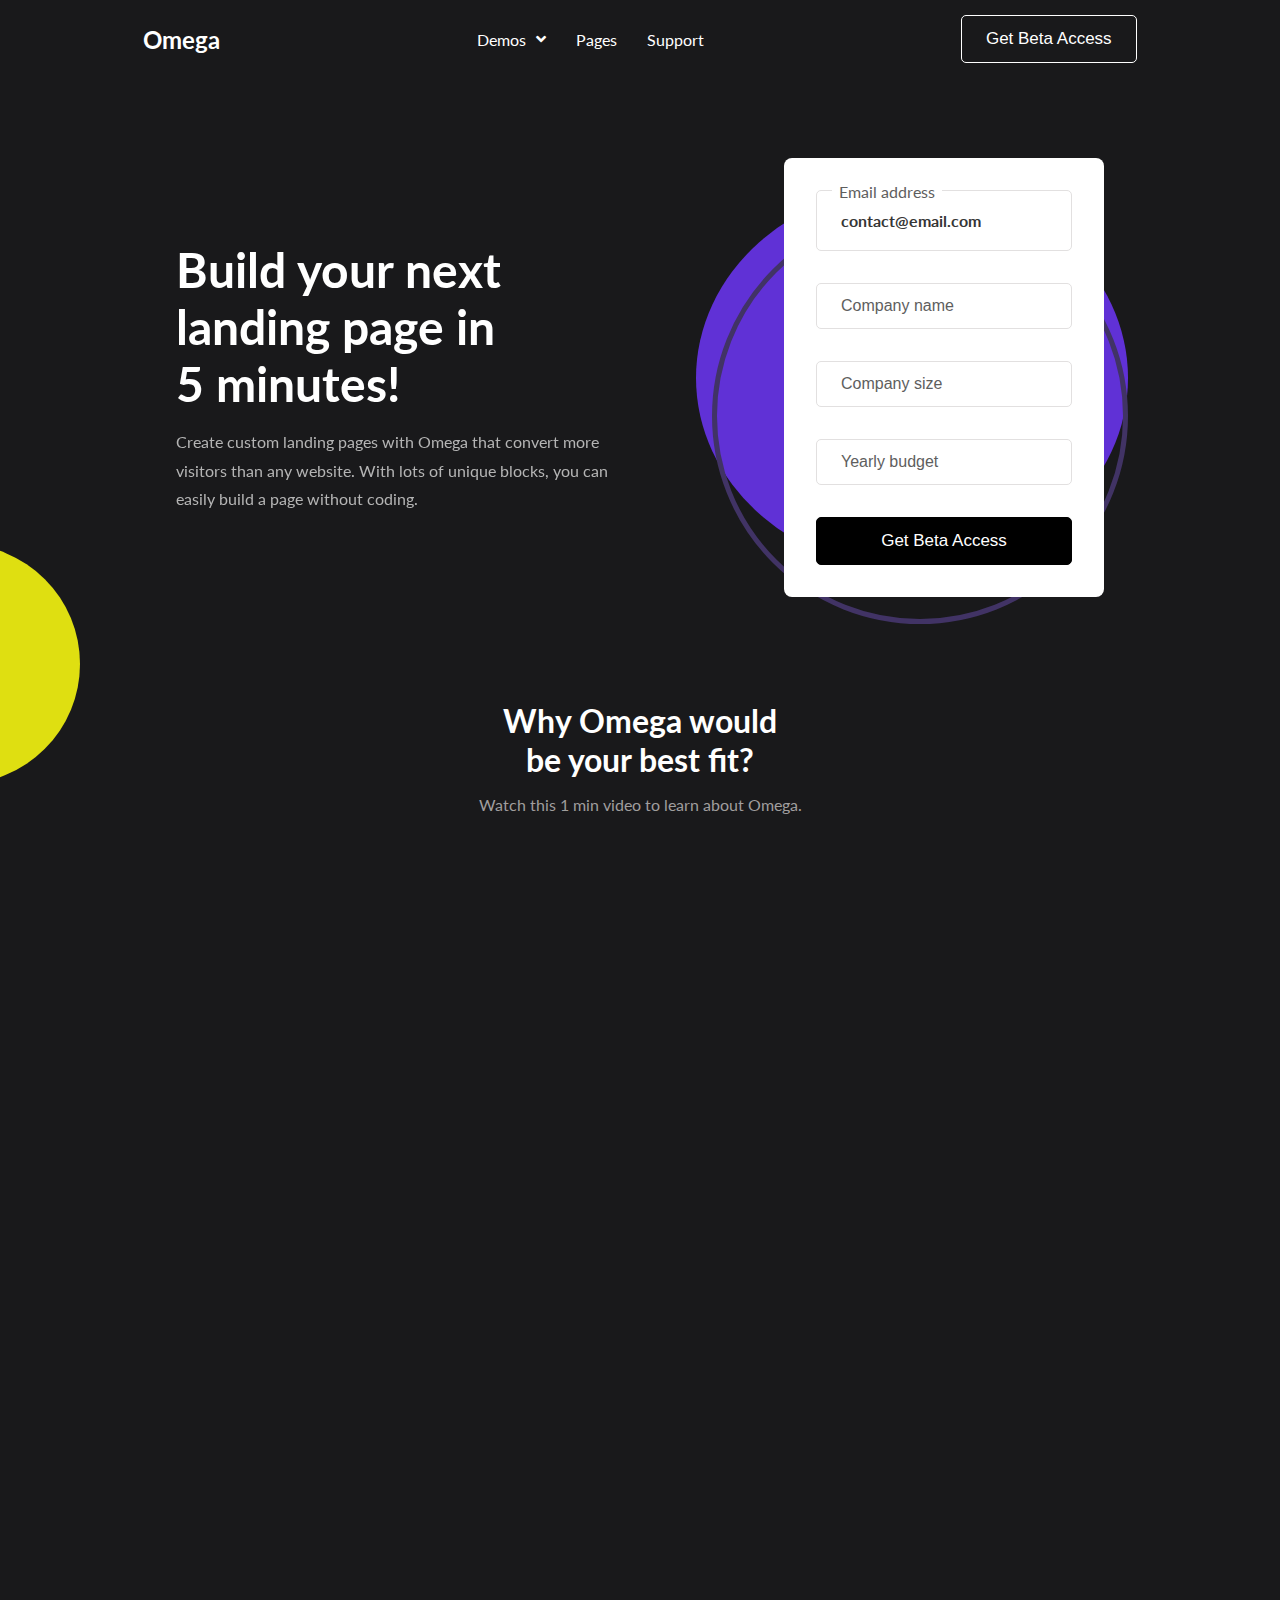
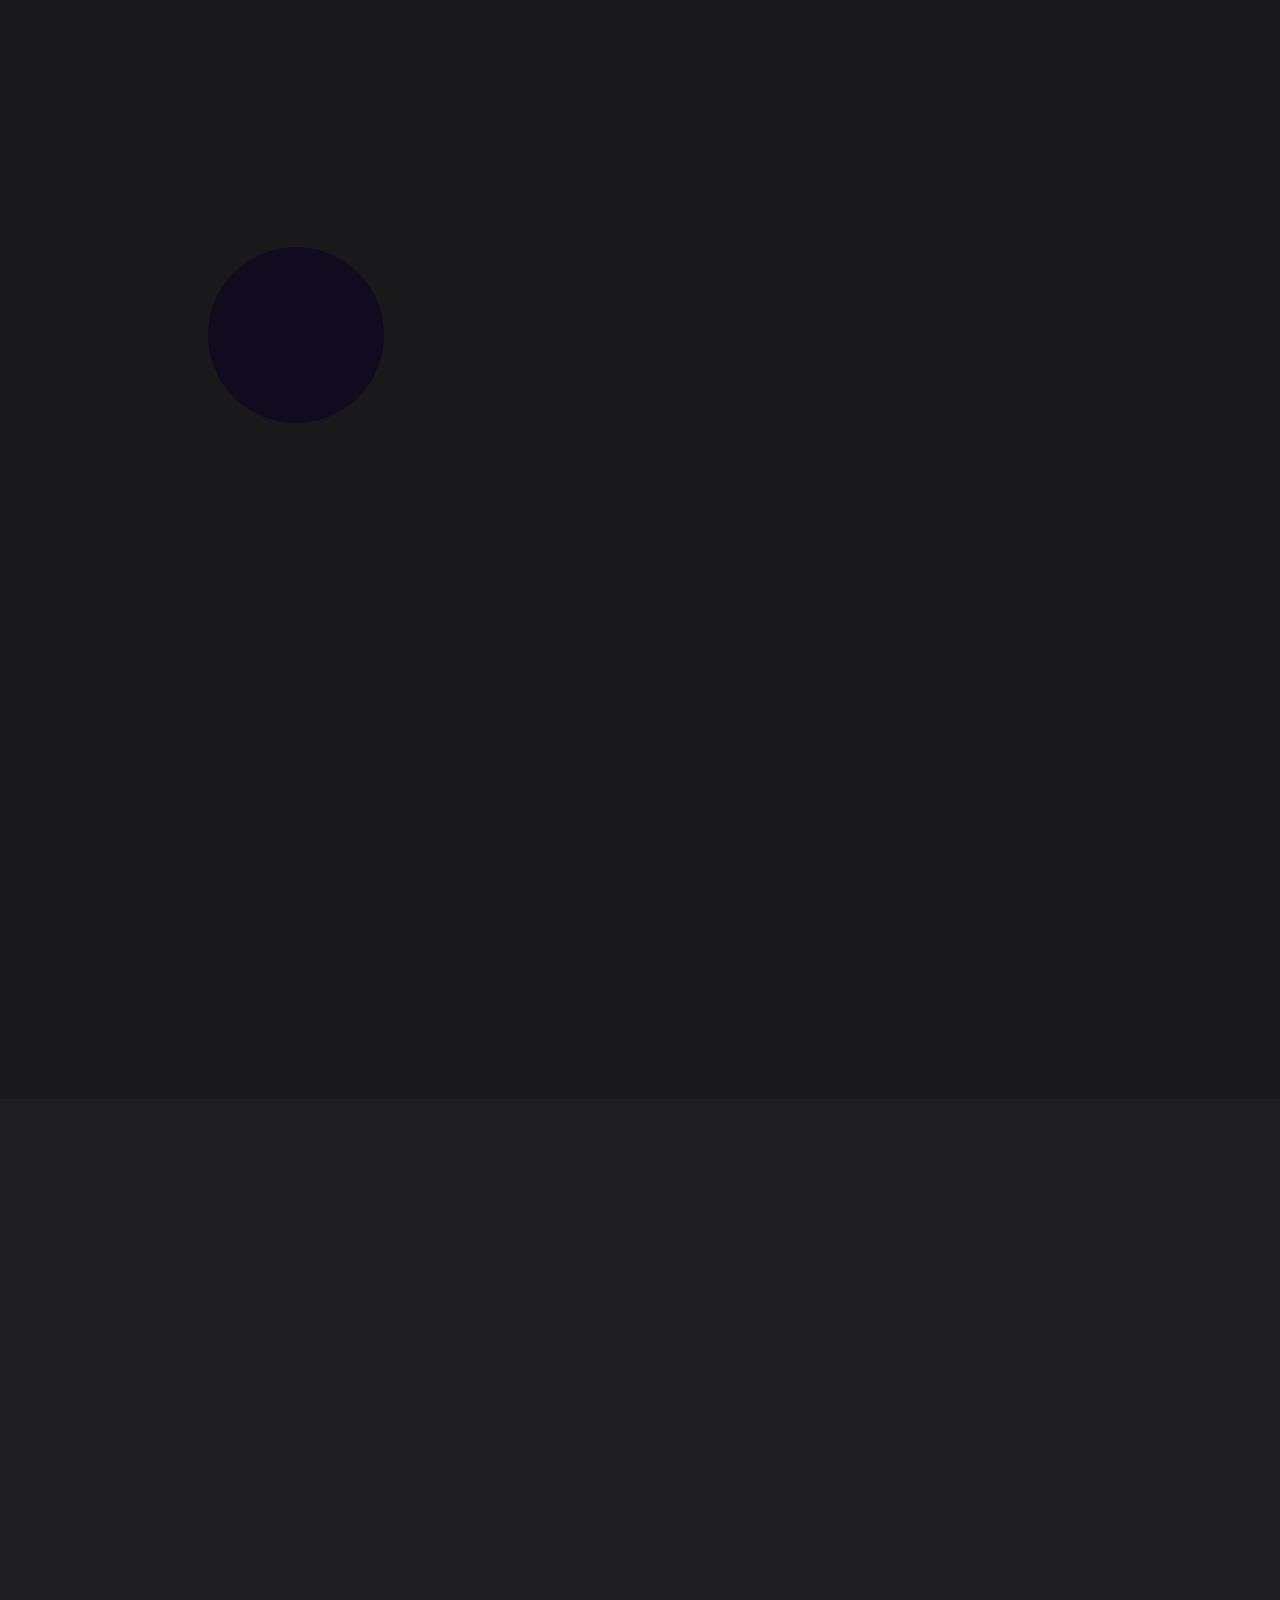
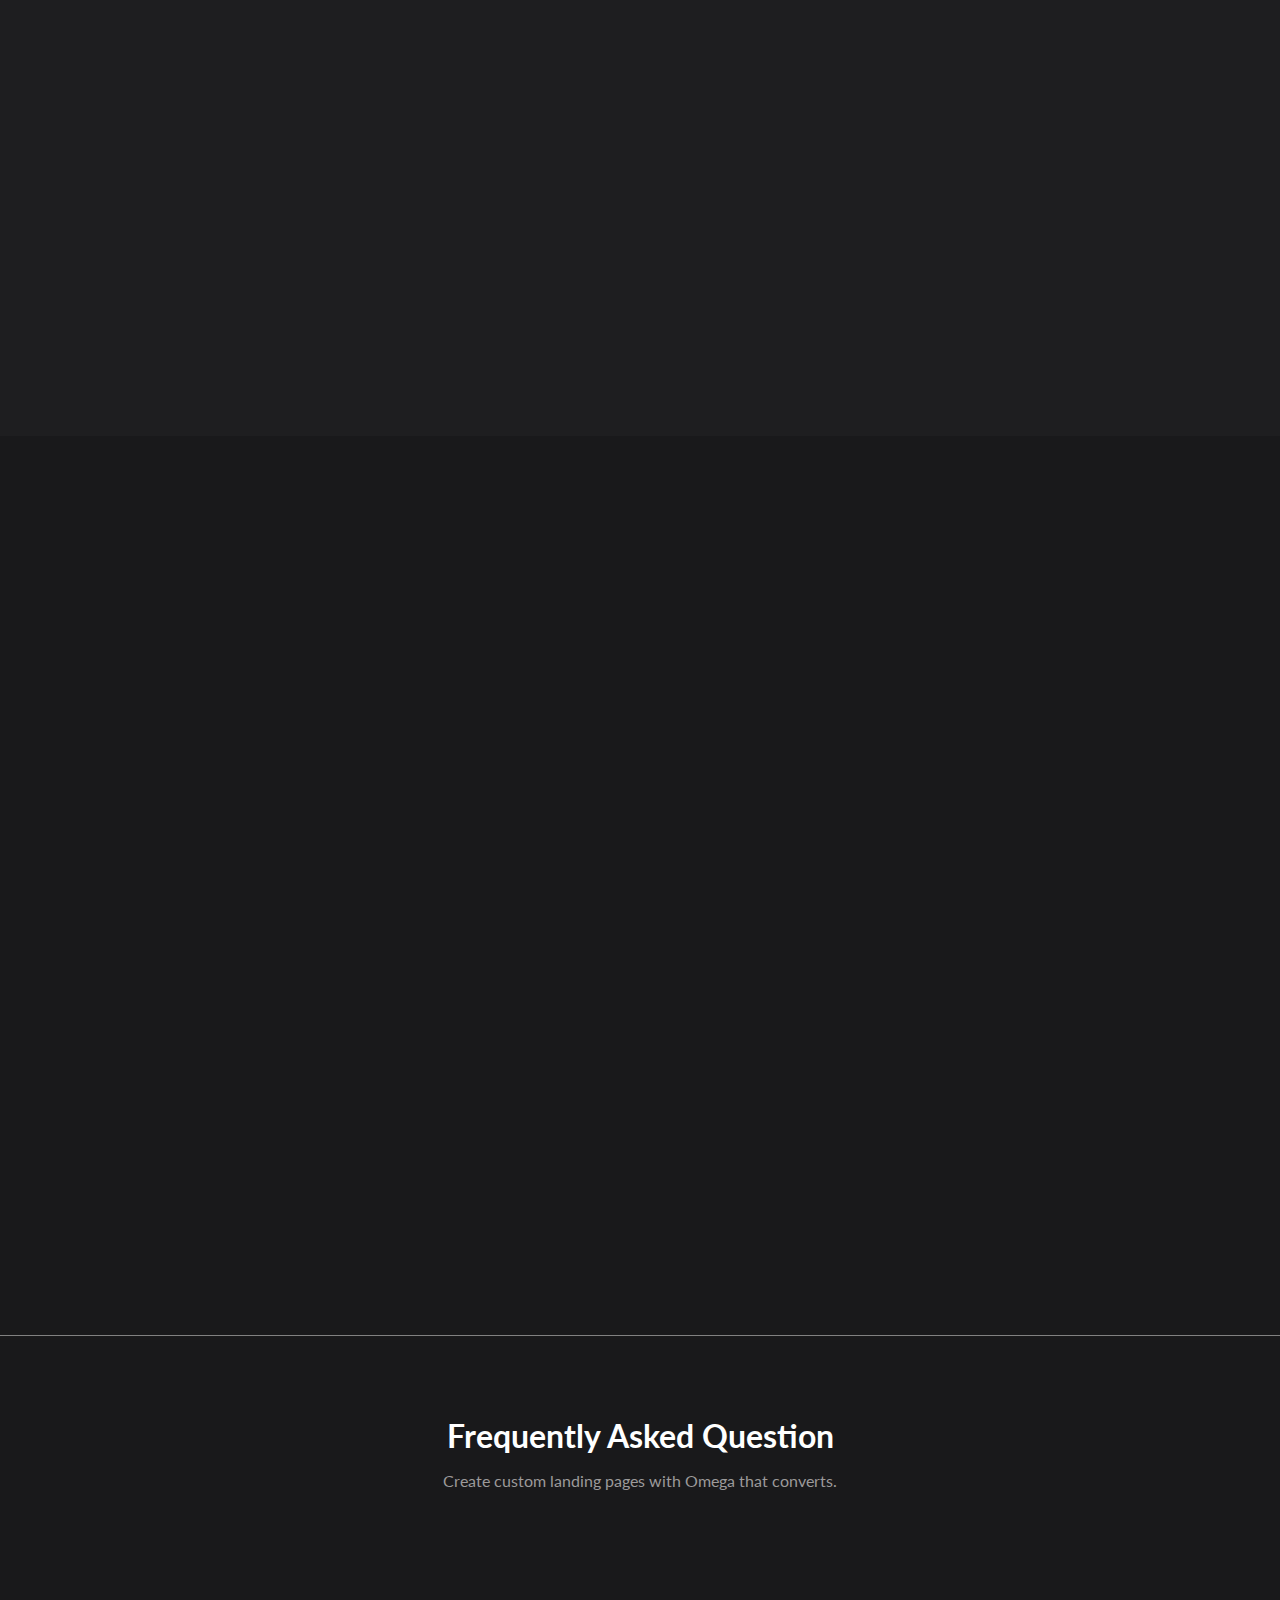
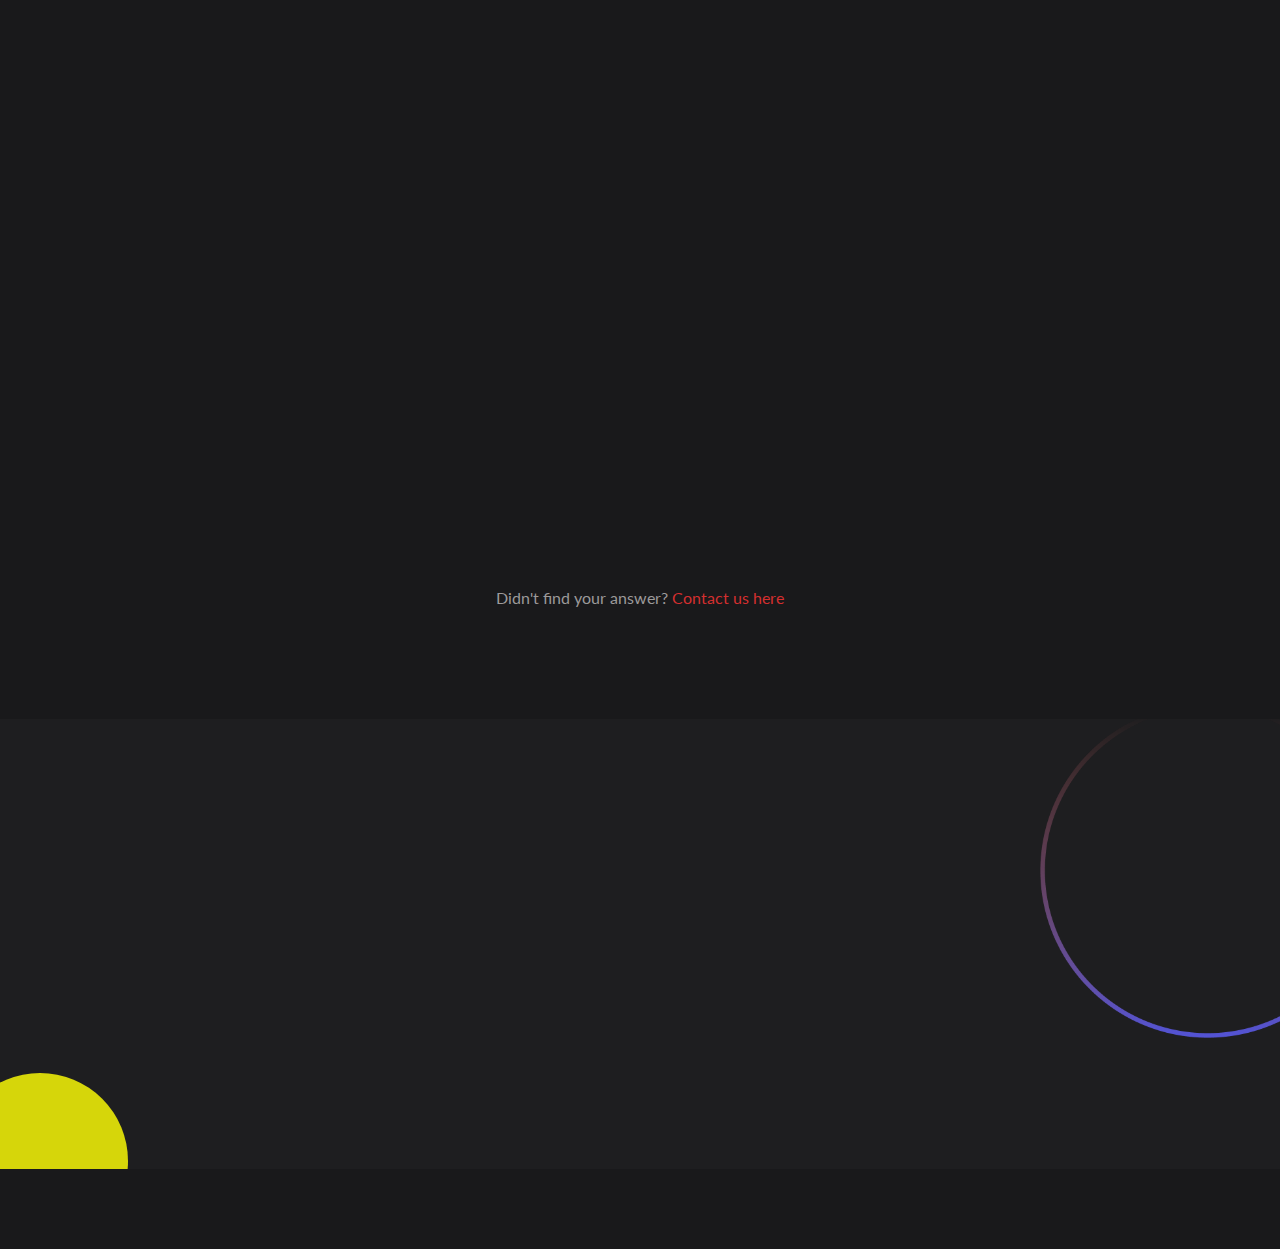
<file: appLanding.html>
<!DOCTYPE html>
<html lang="en">

<head>
    <meta charset="UTF-8">
    <meta http-equiv="X-UA-Compatible" content="IE=edge">
    <meta name="viewport" content="width=device-width, initial-scale=1.0">
    <title>AppLanding</title>
    <!-- APPLANDING CSS -->
    <link rel="stylesheet" href="CSS/appLanding.css">

    <!-- GENERAL CSS -->
    <link rel="stylesheet" href="CSS/general.css">

    <!-- AOS LIBRARY -->
    <link href="https://unpkg.com/aos@2.3.1/dist/aos.css" rel="stylesheet">

    <!-- FONT AWESOME  -->
    <link rel="stylesheet" href="https://cdnjs.cloudflare.com/ajax/libs/font-awesome/5.15.4/css/all.min.css"
        integrity="sha512-1ycn6IcaQQ40/MKBW2W4Rhis/DbILU74C1vSrLJxCq57o941Ym01SwNsOMqvEBFlcgUa6xLiPY/NS5R+E6ztJQ=="
        crossorigin="anonymous" referrerpolicy="no-referrer" />
</head>

<body>
    <div class="appLanding">
        <!-- FIRST CONTENT -->
        <div class="first-content">
            <div class="background"></div>
            <header>
                <div class="left">
                    <h2>Omega</h2>
                </div>
                <div class="center">
                    <div class="main-content">
                        <div class="line">
                            <div class="line1 line-1">
                                <p>Demos</p>
                                <i class="fas fa-angle-down"></i>
                                <i class="fas fa-angle-up"></i>
                            </div>
                            <div class="first-dropdown">
                                <p>
                                    <a href="index.html">Saas Landing</a>
                                </p>
                                <div class="line1">
                                    <div class="line2">
                                        <p>Startup Landing</p>
                                        <i class="fas fa-angle-left"></i>
                                        <i class="fas fa-angle-right"></i>
                                    </div>
                                    <div class="second-dropdown">
                                        <p>
                                            <a href="index.html">Saas Landing</a>
                                        </p>
                                        <p>
                                            <a href="startupLanding.html">Startup Landing</a>
                                        </p>
                                        <p>
                                            <a class="color-coral" href="#">App Landing</a>
                                        </p>
                                        <p>
                                            <a href="desktopLanding.html">Desktop Landing</a>
                                        </p>
                                    </div>
                                </div>
                                <p>
                                    <a class="color-coral" href="#">App Landing</a>
                                </p>
                                <p>
                                    <a href="desktopLanding.html">Desktop Landing</a>
                                </p>
                            </div>
                        </div>
                        <p>Pages</p>
                        <p>Support</p>
                    </div>
                </div>
                <div class="right">
                    <button class="btn">Get Beta Access</button>
                </div>
            </header>
            <div class="content">
                <div class="background-1"></div>
                <div class="background-2"></div>
                <div class="left" data-aos="fade-right" data-aos-delay="100" data-aos-duration="1000">
                    <h1>
                        Build your next <br>
                        landing page in <br>
                        5 minutes!
                    </h1>
                    <p>
                        Create custom landing pages with Omega that convert more <br>
                        visitors than any website. With lots of unique blocks, you can <br>
                        easily build a page without coding.
                    </p>
                </div>
                <div class="right" data-aos="fade-left" data-aos-delay="100" data-aos-duration="1000">
                    <form class="form">
                        <p>Email address</p>
                        <h4>contact@email.com</h4>
                        <input type="text" placeholder="Company name">
                        <input type="text" placeholder="Company size">
                        <input type="text" placeholder="Yearly budget">
                        <button class="btn">Get Beta Access</button>
                    </form>
                </div>
            </div>
        </div>

        <!-- SECOND CONTENT -->
        <div class="second-content">
            <div class="top">
                <h1>
                    Why Omega would <br>
                    be your best fit?
                </h1>
                <p>
                    Watch this 1 min video to learn about Omega.
                </p>
                <div class="image" data-aos="zoom-in" data-aos-delay="100" data-aos-duration="1000">
                    <img src="/appLanding/Rectangle (7).png" alt="">
                    <i class="fas fa-play"></i>
                </div>
            </div>
            <div class="bottom">
                <div class="bottom-content bottom-content-1" data-aos="fade-right" data-aos-delay="100"
                    data-aos-duration="1000">
                    <h4>Fully Responsive</h4>
                    <p>
                        With lots of unique blocks, you can <br>
                        easily build a page without coding.
                    </p>
                </div>
                <div class="bottom-content bottom-content-2" data-aos="fade-up" data-aos-delay="100"
                    data-aos-duration="1000">
                    <h4>Multiple Layouts</h4>
                    <p>
                        With lots of unique blocks, you can <br>
                        easily build a page without coding.
                    </p>
                </div>
                <div class="bottom-content bottom-content-3" data-aos="fade-left" data-aos-delay="100"
                    data-aos-duration="1000">
                    <h4>Faster Loading</h4>
                    <p>
                        With lots of unique blocks, you can <br>
                        easily build a page without coding.
                    </p>
                </div>
                <div class="bottom-content bottom-content-4" data-aos="zoom-in" data-aos-delay="100"
                    data-aos-duration="1000">
                    <h4>Super Support</h4>
                    <p>
                        With lots of unique blocks, you can <br>
                        easily build a page without coding.
                    </p>
                </div>
                <div class="bottom-content bottom-content-5" data-aos="zoom-in-up" data-aos-delay="100"
                    data-aos-duration="1000">
                    <h4>Rich Documentation</h4>
                    <p>
                        With lots of unique blocks, you can <br>
                        easily build a page without coding.
                    </p>
                </div>
                <div class="bottom-content bottom-content-6" data-aos="zoom-in-left" data-aos-delay="100"
                    data-aos-duration="1000">
                    <h4>Lifetime Updates</h4>
                    <p>
                        With lots of unique blocks, you can <br>
                        easily build a page without coding.
                    </p>
                </div>
            </div>
        </div>

        <!-- THIRD CONTENT -->
        <div class="third-content">
            <div class="background-3"></div>
            <div class="left" data-aos="fade-right" data-aos-delay="100" data-aos-duration="1000">
                <div class="image">
                    <img src="/appLanding/Oval Copy 2 (1).png" alt="">
                </div>
            </div>
            <div class="right" data-aos="fade-left" data-aos-delay="100" data-aos-duration="1000">
                <button class="btn">New Feature Added!</button>
                <h1>
                    Drag and drop <br>
                    every elements.
                </h1>
                <p>
                    Create custom landing pages with Omega that converts <br>
                    more visitors than any website. With lots of unique <br>
                    blocks, you can easily build a page without coding.
                </p>
            </div>
        </div>

        <!-- FOURTH CONTENT -->
        <div class="fourth-content">
            <h1 data-aos="fade-right" data-aos-delay="100" data-aos-duration="1000">Everything is easy</h1>
            <p data-aos="fade-right" data-aos-delay="100" data-aos-duration="1000">
                Create custom landing pages with Omega that converts more visitors <br>
                than any website. With lots of unique blocks, you can easily build a <br>
                page without coding.
            </p>
            <div class="images" data-aos="fade-left" data-aos-delay="100" data-aos-duration="1000">
                <img src="/appLanding/Rectangle (8).png" alt="">
                <img src="/appLanding/Rectangle Copy.png" alt="">
            </div>
        </div>

        <!-- FIFTH CONTENT -->
        <div class="fifth-content">
            <header>
                <div class="left" data-aos="fade-right" data-aos-delay="100" data-aos-duration="1000">
                    <h1>
                        50k+ users are using <br>
                        this landing page.
                    </h1>
                    <p>
                        Create custom landing pages with Omega that converts <br>
                        more visitors than any website. With lots of unique <br>
                        blocks, you can easily build a page without coding.
                    </p>
                    <button class="btn">Get Beta Access</button>
                </div>
                <div class="right" data-aos="fade-left" data-aos-delay="100" data-aos-duration="1000">
                    <div class="image">
                        <img src="/appLanding/Oval Copy 2 (2).png" alt="">
                    </div>
                </div>
            </header>
            <footer>
                <h1>Frequently Asked Question</h1>
                <p>Create custom landing pages with Omega that converts.</p>
                <div class="all-footer-content">
                    <div class="footer-content footer-content-1" data-aos="fade-right" data-aos-delay="100"
                        data-aos-duration="1000">
                        <h3>What's gonna be your question?</h3>
                        <p>
                            Create custom landing pages with Omega that converts more visitors than <br>
                            any website. With lots of unique blocks, you can easily build a page without <br>
                            any design or custom coding. With Omega that converts more visitors than <br>
                            any website.
                        </p>
                    </div>
                    <div class="footer-content footer-content-2" data-aos="fade-left" data-aos-delay="100"
                        data-aos-duration="1000">
                        <h3>What's gonna be your question?</h3>
                        <p>
                            Create custom landing pages with Omega that converts more visitors than <br>
                            any website. With lots of unique blocks, you can easily build a page without <br>
                            any design or custom coding. With Omega that converts more visitors than <br>
                            any website.
                        </p>
                    </div>
                    <div class="footer-content footer-content-3" data-aos="zoom-in" data-aos-delay="100"
                        data-aos-duration="1000">
                        <h3>What's gonna be your question?</h3>
                        <p>
                            Create custom landing pages with Omega that converts more visitors than <br>
                            any website. With lots of unique blocks, you can easily build a page without <br>
                            any design or custom coding. With Omega that converts more visitors than <br>
                            any website.
                        </p>
                    </div>
                    <div class="footer-content footer-content-4" data-aos="zoom-in-down" data-aos-delay="100"
                        data-aos-duration="1000">
                        <h3>What's gonna be your question?</h3>
                        <p>
                            Create custom landing pages with Omega that converts more visitors than <br>
                            any website. With lots of unique blocks, you can easily build a page without <br>
                            any design or custom coding. With Omega that converts more visitors than <br>
                            any website.
                        </p>
                    </div>
                    <div class="footer-content footer-content-5" data-aos="zoom-in-up" data-aos-delay="100"
                        data-aos-duration="1000">
                        <h3>What's gonna be your question?</h3>
                        <p>
                            Create custom landing pages with Omega that converts more visitors than <br>
                            any website. With lots of unique blocks, you can easily build a page without <br>
                            any design or custom coding. With Omega that converts more visitors than <br>
                            any website.
                        </p>
                    </div>
                    <div class="footer-content footer-content-6" data-aos="zoom-in-down" data-aos-delay="100"
                        data-aos-duration="1000">
                        <h3>What's gonna be your question?</h3>
                        <p>
                            Create custom landing pages with Omega that converts more visitors than <br>
                            any website. With lots of unique blocks, you can easily build a page without <br>
                            any design or custom coding. With Omega that converts more visitors than <br>
                            any website.
                        </p>
                    </div>
                </div>
                <p>
                    Didn't find your answer? <span>Contact us here</span>
                </p>
            </footer>
        </div>

        <!-- BANNER CONTENT -->
        <div class="banner">
            <div class="banner-content">
                <h1 data-aos="fade-right" data-aos-delay="100" data-aos-duration="1000">
                    Save tons of time. <br>
                    Get new landing page.
                </h1>
                <button class="btn" data-aos="fade-left" data-aos-delay="100" data-aos-duration="1000">Get Beta
                    Access</button>
            </div>
            <div class="image">
                <img src="/appLanding/Oval Copy (3).png" alt="">
            </div>
            <div class="background-5"></div>
        </div>

        <!-- FOOTER CONTENT -->
        <footer data-aos="fade-right" data-aos-delay="100" data-aos-duration="1000">
            <div class="left">
                <h3>Omega</h3>
            </div>
            <ul class="center">
                <li>Support</li>
                <li>Privacy Policy</li>
                <li>Terms and Conditions</li>
            </ul>
            <div class="right">
                <li>&copy; 2020 UXTheme, All Rights Reserved</li>
            </div>
        </footer>
    </div>

    <script src="https://unpkg.com/aos@2.3.1/dist/aos.js"></script>
    <script>
        AOS.init();
    </script>
</body>

</html>
</file>
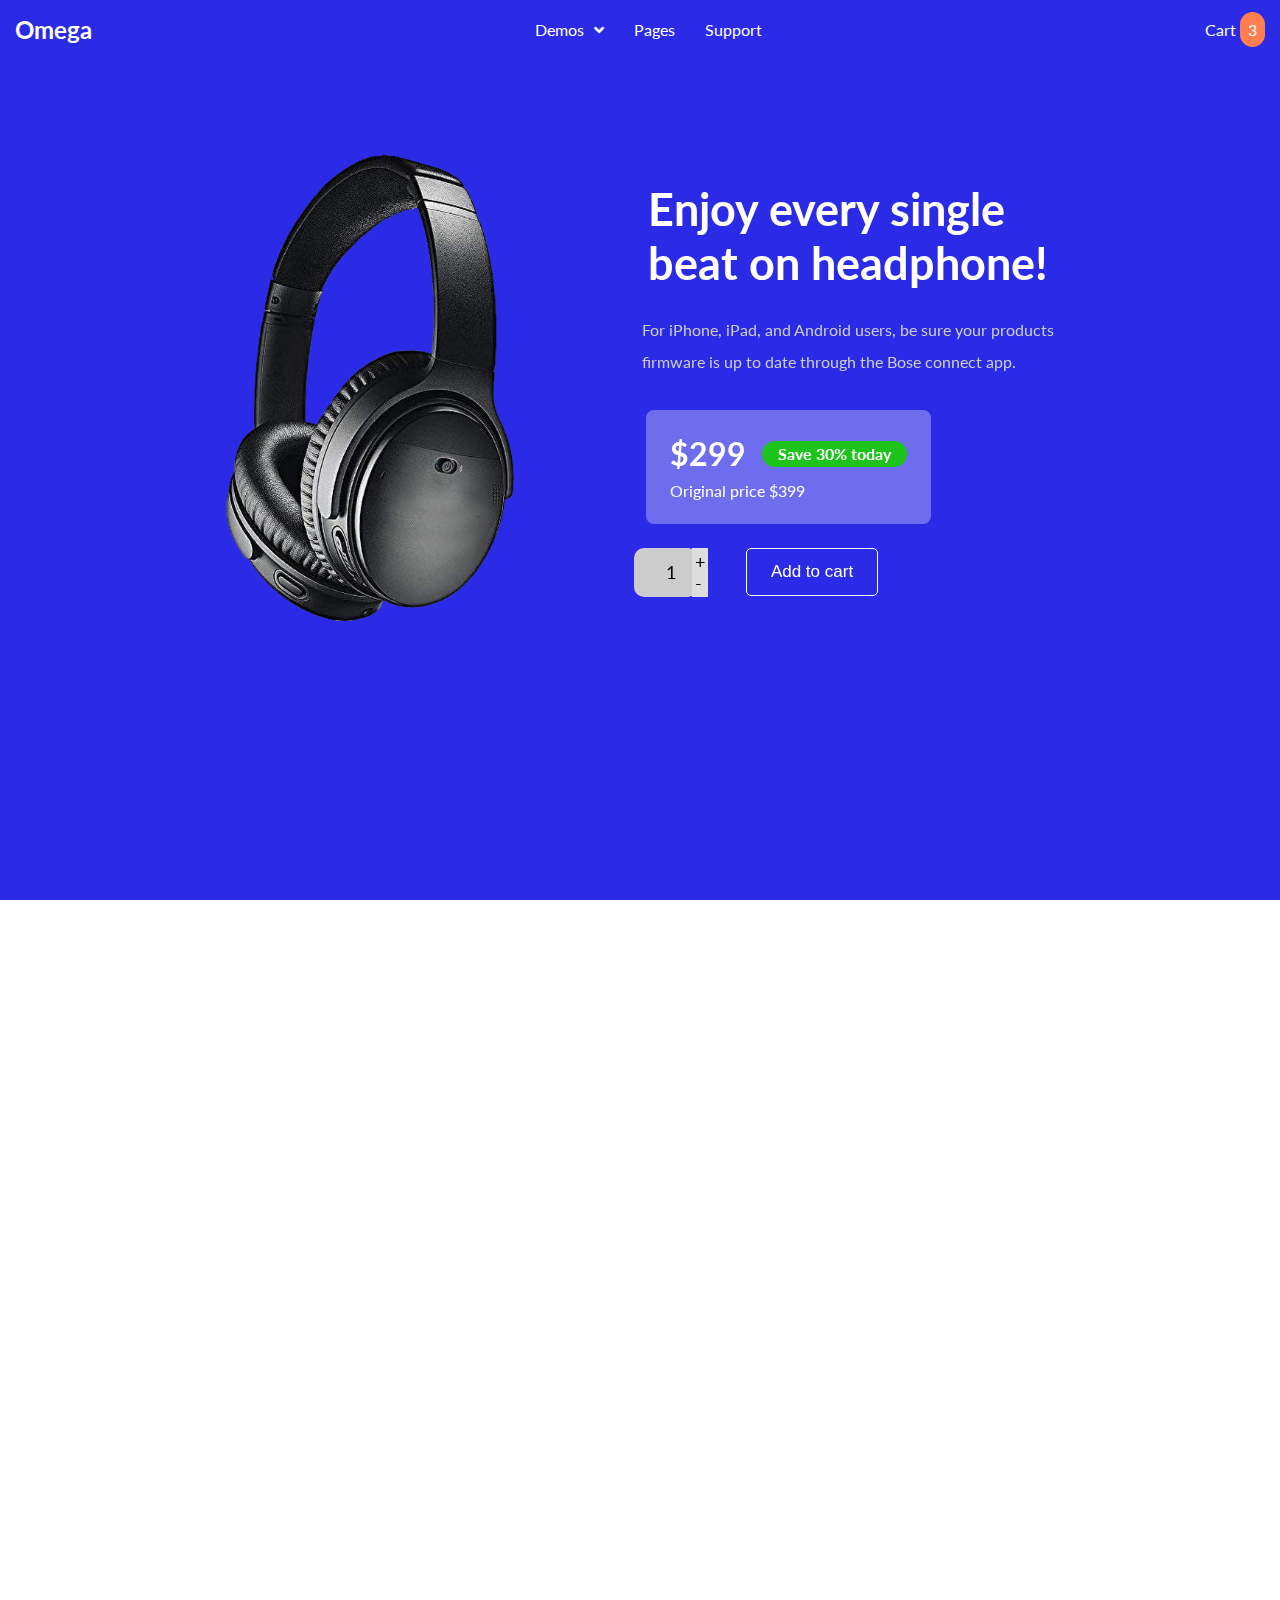
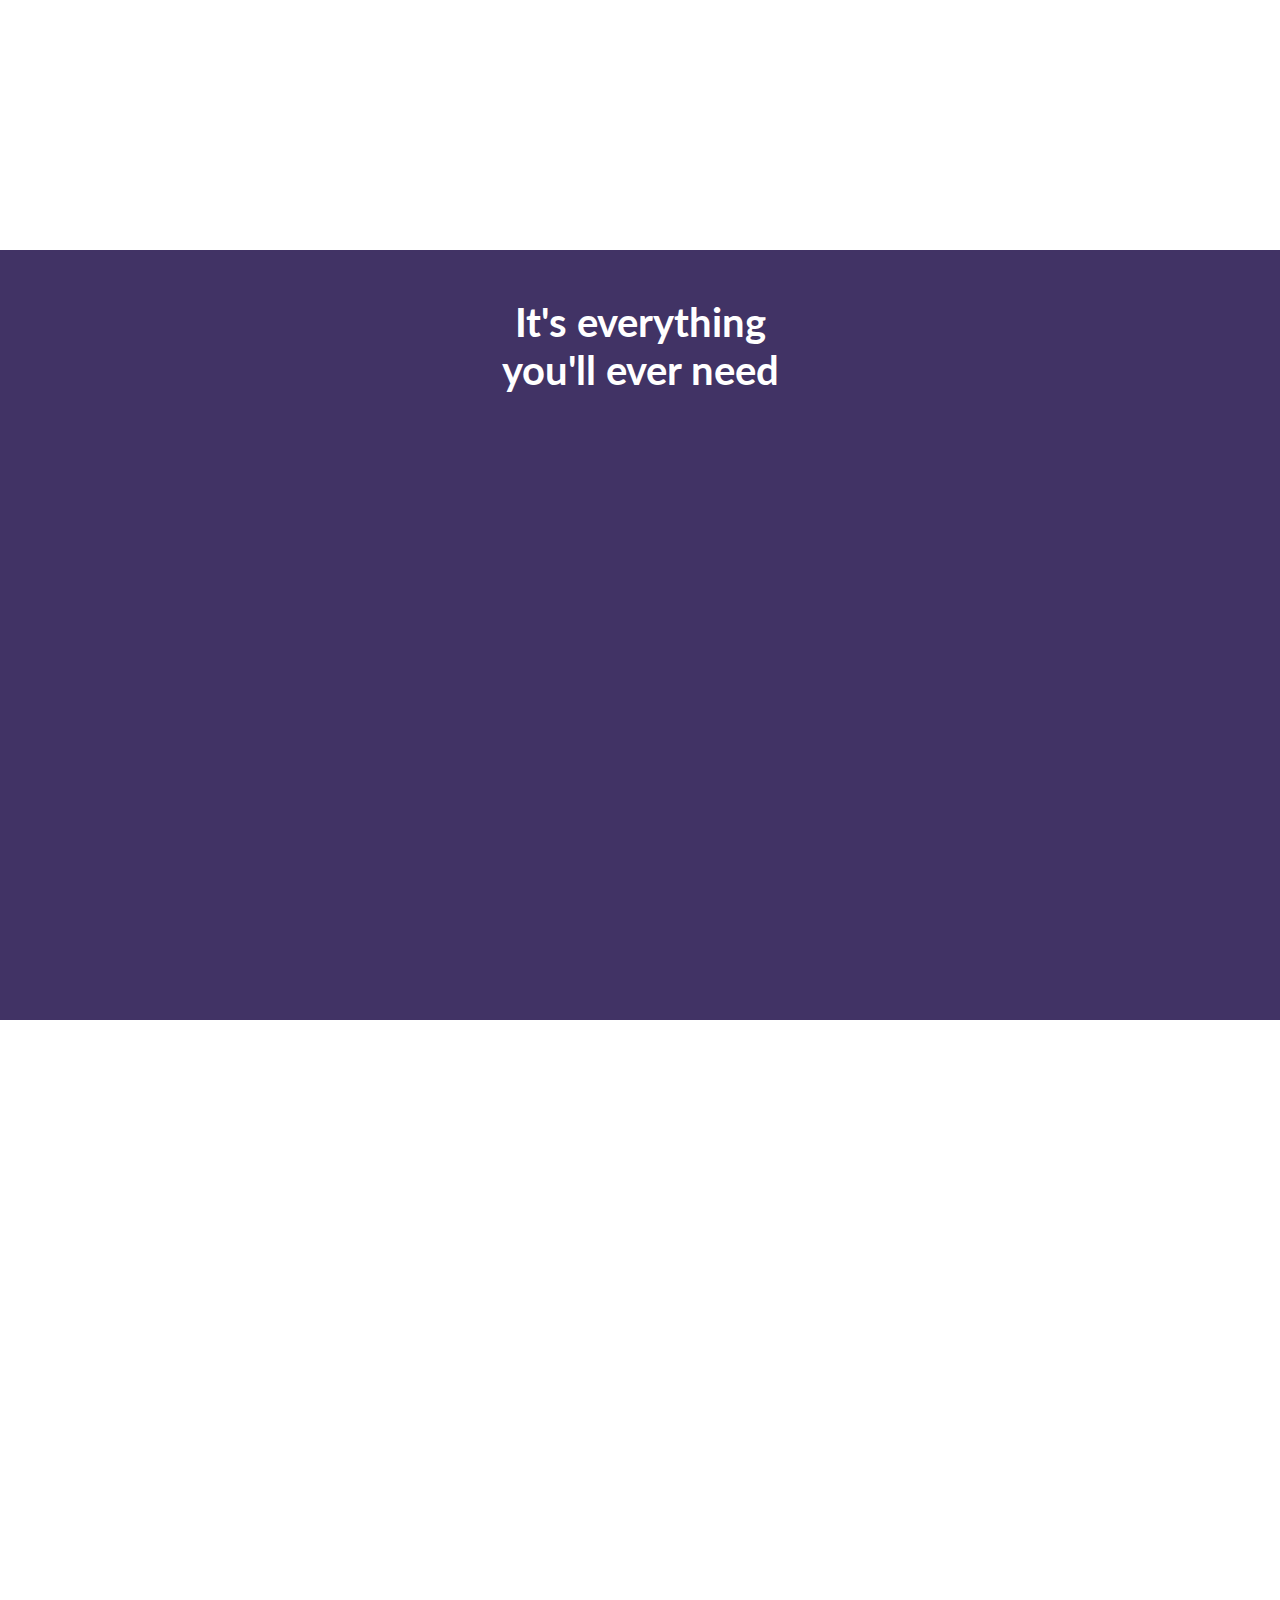
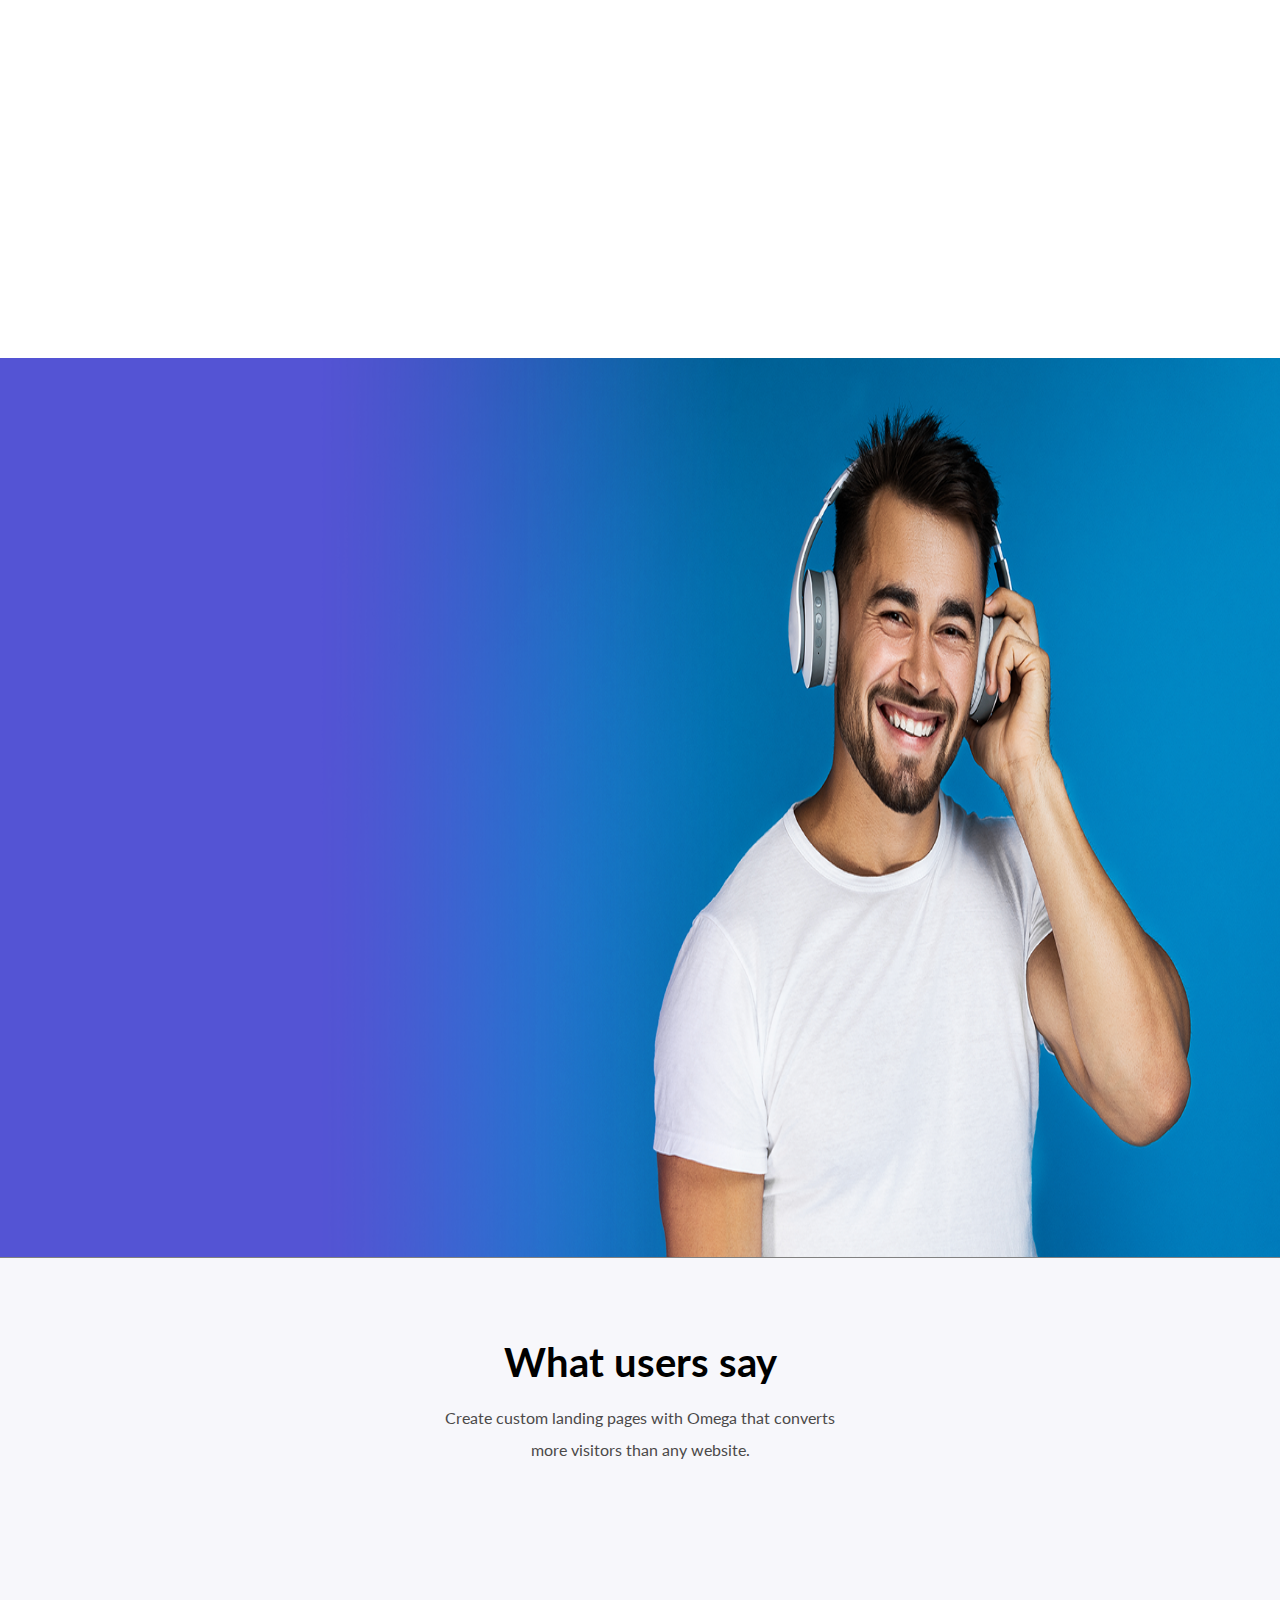
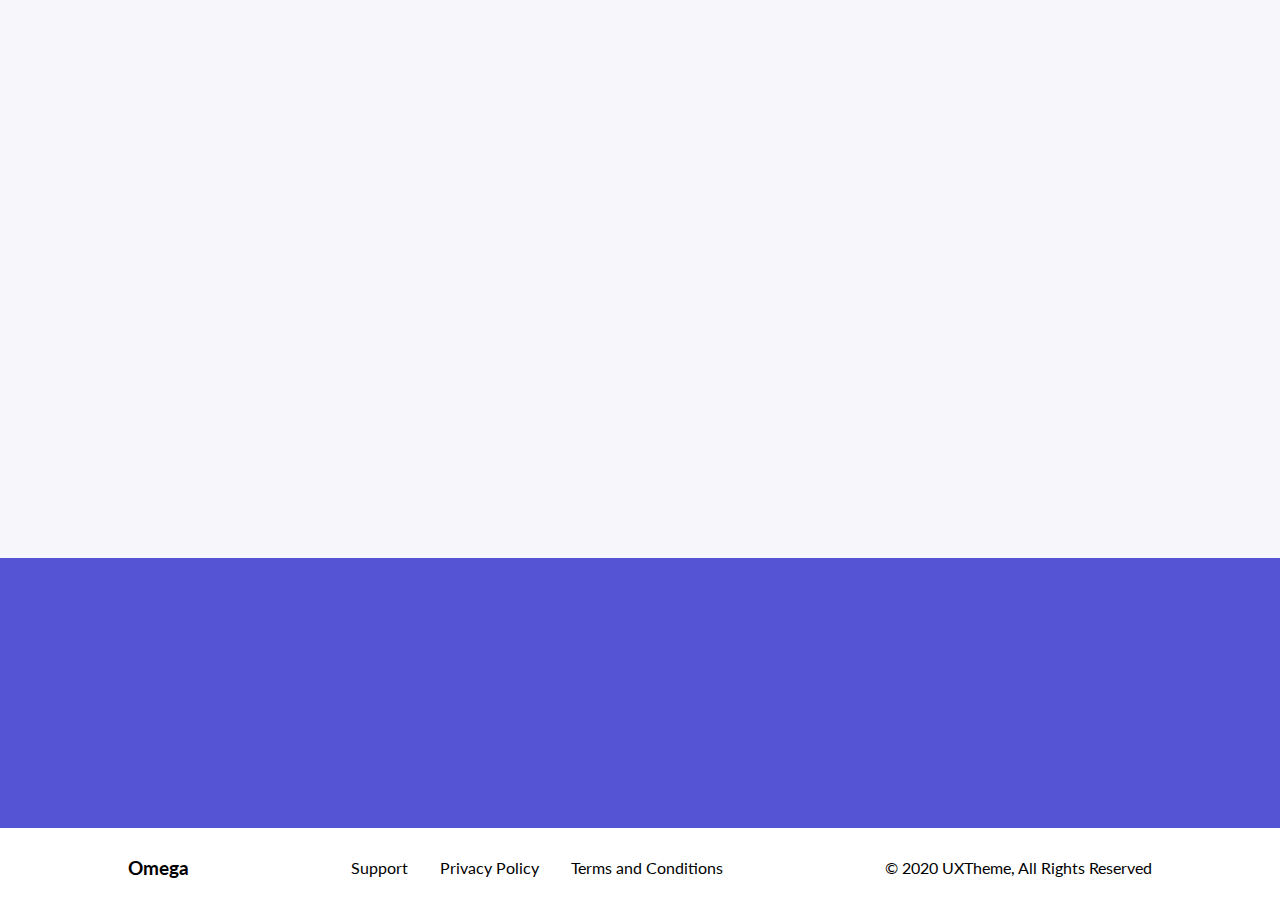
<file: desktopLanding.html>
<!DOCTYPE html>
<html lang="en">

<head>
    <meta charset="UTF-8">
    <meta http-equiv="X-UA-Compatible" content="IE=edge">
    <meta name="viewport" content="width=device-width, initial-scale=1.0">
    <title>DesktopLanding</title>
    <!-- DESKTOPLANDING CSS -->
    <link rel="stylesheet" href="CSS/desktopLanding.css">

    <!-- GENERAL CSS -->
    <link rel="stylesheet" href="CSS/general.css">

    <!-- AOS LIBRARY -->
    <link href="https://unpkg.com/aos@2.3.1/dist/aos.css" rel="stylesheet">

    <!-- FONT AWESOME -->
    <link rel="stylesheet" href="https://cdnjs.cloudflare.com/ajax/libs/font-awesome/5.15.4/css/all.min.css"
        integrity="sha512-1ycn6IcaQQ40/MKBW2W4Rhis/DbILU74C1vSrLJxCq57o941Ym01SwNsOMqvEBFlcgUa6xLiPY/NS5R+E6ztJQ=="
        crossorigin="anonymous" referrerpolicy="no-referrer" />
</head>

<body>
    <div class="desktopLanding">
        <!-- FIRST CONTENT -->
        <div class="first-content">
            <header>
                <div class="left">
                    <h2>Omega</h2>
                </div>
                <div class="center">
                    <div class="main-content">
                        <div class="line">
                            <div class="line1 line-1">
                                <p>Demos</p>
                                <i class="fas fa-angle-down"></i>
                                <i class="fas fa-angle-up"></i>
                            </div>
                            <div class="first-dropdown">
                                <p>
                                    <a href="index.html">Saas Landing</a>
                                </p>
                                <div class="line1">
                                    <div class="line2">
                                        <p style="color: #000">Startup Landing</p>
                                        <i style="color: #000" class="fas fa-angle-left"></i>
                                        <i style="color: #000" class="fas fa-angle-right"></i>
                                    </div>
                                    <div class="second-dropdown">
                                        <p>
                                            <a href="index.html">Saas Landing</a>
                                        </p>
                                        <p>
                                            <a href="startupLanding.html">Startup Landing</a>
                                        </p>
                                        <p>
                                            <a class="color-coral" href="appLanding.html">App Landing</a>
                                        </p>
                                        <p>
                                            <a class="color-coral-2" href="#">Desktop Landing</a>
                                        </p>
                                    </div>
                                </div>
                                <p>
                                    <a class="color-coral" href="appLanding.html">App Landing</a>
                                </p>
                                <p>
                                    <a class="color-coral-2" href="#">Desktop Landing</a>
                                </p>
                            </div>
                        </div>
                        <p>Pages</p>
                        <p>Support</p>
                    </div>
                </div>
                <div class="right">
                    <p>Cart <span style="background-color: coral; padding: 0.5rem; border-radius: 20px;">3</span></p>
                </div>
            </header>
            <div class="content">
                <div class="left" data-aos="fade-right" data-aos-delay="100" data-aos-duration="1000">
                    <div class="image">
                        <img src="/desktopLanding/Bitmap (1).png" alt="">
                    </div>
                </div>
                <div class="right" data-aos="fade-left" data-aos-delay="100" data-aos-duration="1000">
                    <h1>
                        Enjoy every single <br>
                        beat on headphone!
                    </h1>
                    <p class="title">
                        For iPhone, iPad, and Android users, be sure your products <br>
                        firmware is up to date through the Bose connect app.
                    </p>
                    <div class="card">
                        <h2>$299 <span>Save 30% today</span></h1>
                            <p>Original price $399</p>
                    </div>
                    <div class="add-cart">
                        <div class="left">
                            <div class="left-1">1</div>
                            <div class="right-2">
                                <p class="plus">+</p>
                                <p class="minus">-</p>
                            </div>
                        </div>
                        <div class="right">
                            <button class="btn">Add to cart</button>
                        </div>
                    </div>
                </div>
            </div>
        </div>

        <!-- SECOND CONTENT -->
        <div class="second-content">
            <div class="left" data-aos="fade-right" data-aos-delay="100" data-aos-duration="1000">
                <h1>
                    Get noise free <br>
                    sound everytime
                </h1>
                <p>
                    Create custom landing pages with Omega that converts <br>
                    more visitors than any website. With lots of unique blocks, <br>
                    you can easily build a page without coding.
                </p>
                <div class="general-content">
                    <div class="content content-1">
                        <h4>50+ Unique Design Blocks</h4>
                        <p>with Carefully Coded</p>
                    </div>
                    <div class="content content-2">
                        <h4>Mobile First Design</h4>
                        <p>on Every Devices</p>
                    </div>
                </div>
            </div>
            <div class="right" data-aos="fade-left" data-aos-delay="100" data-aos-duration="1000">
                <div class="image">
                    <img src="/desktopLanding/Bitmap (3).png" alt="">
                </div>
            </div>
        </div>

        <!-- THIRD CONTENT -->
        <div class="third-content">
            <h1>
                It's everything <br>
                you'll ever need
            </h1>
            <div class="general-content">
                <div class="content content-1">
                    <h3 data-aos="fade-right" data-aos-delay="100" data-aos-duration="1000">50+ Unique Design Blocks
                    </h3>
                    <h3 data-aos="fade-up" data-aos-delay="100" data-aos-duration="1000">Multiple Layouts</h3>
                    <h3 data-aos="fade-left" data-aos-delay="100" data-aos-duration="1000">Mobile First Design</h3>
                </div>
                <div class="content content-2">
                    <h3 data-aos="fade-up" data-aos-delay="100" data-aos-duration="1000">Fully Responsive</h3>
                    <h3 data-aos="fade-down" data-aos-delay="100" data-aos-duration="1000">Bootstrap 4 Framework</h3>
                </div>
                <div class="content content-3">
                    <h3 data-aos="fade-up-right" data-aos-delay="100" data-aos-duration="1000">Humanly Support</h3>
                    <h3 data-aos="flip-right" data-aos-delay="100" data-aos-duration="1000">Lifetime Updates</h3>
                    <h3 data-aos="fade-up-left" data-aos-delay="100" data-aos-duration="1000">Rich Documentation</h3>
                </div>
            </div>
        </div>

        <!-- FOURTH CONTENT -->
        <div class="fourth-content">
            <h1 data-aos="fade-right" data-aos-delay="100" data-aos-duration="1000">Enjoy your music</h1>
            <p data-aos="fade-right" data-aos-delay="100" data-aos-duration="1000">
                Create custom landing pages with Omega that converts more visitors <br>
                than any website. With lots of unique blocks, you can easily build a <br>
                page without coding.
            </p>
            <div class="images" data-aos="fade-left" data-aos-delay="100" data-aos-duration="1000">
                <img src="/desktopLanding/Rectangle (11).png" alt="">
                <img src="/desktopLanding/Rectangle Copy (1).jpg" alt="">
            </div>
        </div>

        <!-- FIFTH CONTENT -->
        <div class="fifth-content">
            <div class="left" data-aos="zoom-in" data-aos-delay="100" data-aos-duration="1000">
                <h1>
                    2k+ people are <br>
                    using this headset
                </h1>
                <p>
                    Create custom landing pages with Omega that converts <br>
                    more visitors than any website. With lots of unique <br>
                    blocks, you can easily build a page without coding.
                </p>
                <button class="btn">Try it now</button>
            </div>
            <div class="right">
                <div class="image">
                    <img src="/desktopLanding/7 (1).png" alt="">
                </div>
            </div>
        </div>

        <!-- SIXTH CONTENT -->
        <div class="sixth-content">
            <div class="content">
                <div class="title">
                    <h1>What users say</h1>
                    <p>
                        Create custom landing pages with Omega that converts <br>
                        more visitors than any website.
                    </p>
                </div>
                <div class="mini-content">
                    <div class="content-mini mini-content-1" data-aos="fade-right" data-aos-delay="100"
                        data-aos-duration="1000">
                        <p>
                            OMG! I cannot believe that I have got a brand <br>
                            new landing page after getting Omega. It was <br>
                            super easy to edit and publish.
                        </p>
                        <div class="footer">
                            <div class="image">
                                <img src="/startupLanding/Oval (10).png" alt="">
                            </div>
                            <div class="title">
                                <h4>Jonathan Taylor</h4>
                                <p>CEO at Creativex</p>
                            </div>
                        </div>
                    </div>
                    <div class="content-mini mini-content-2" data-aos="fade-left" data-aos-delay="100"
                        data-aos-duration="1000">
                        <p>
                            OMG! I cannot believe that I have got a brand <br>
                            new landing page after getting Omega. It was <br>
                            super easy to edit and publish.
                        </p>
                        <div class="footer">
                            <div class="image">
                                <img src="/startupLanding/Oval (11).png" alt="">
                            </div>
                            <div class="title">
                                <h4>Marie Stanley</h4>
                                <p>Digital Marketer, Writer</p>
                            </div>
                        </div>
                    </div>
                </div>
            </div>
        </div>

        <!-- SEVENTH CONTENT -->
        <div class="seventh-content">
            <h1 data-aos="fade-right" data-aos-delay="100" data-aos-duration="1000">
                Enjoy every beat. <br>
                Get a new headphone
            </h1>
            <button class="btn" data-aos="fade-left" data-aos-delay="100" data-aos-duration="1000">
                Buy now
            </button>
        </div>

        <!-- FOOTER CONTENT -->
        <footer>
            <div class="left">
                <h3>Omega</h3>
            </div>
            <ul class="center">
                <li>Support</li>
                <li>Privacy Policy</li>
                <li>Terms and Conditions</li>
            </ul>
            <div class="right">
                <li>&copy; 2020 UXTheme, All Rights Reserved</li>
            </div>
        </footer>
    </div>


    <script src="/script/script.js"></script>
    <script src="https://unpkg.com/aos@2.3.1/dist/aos.js"></script>
    <script>
        AOS.init();
    </script>
</body>

</html>
</file>
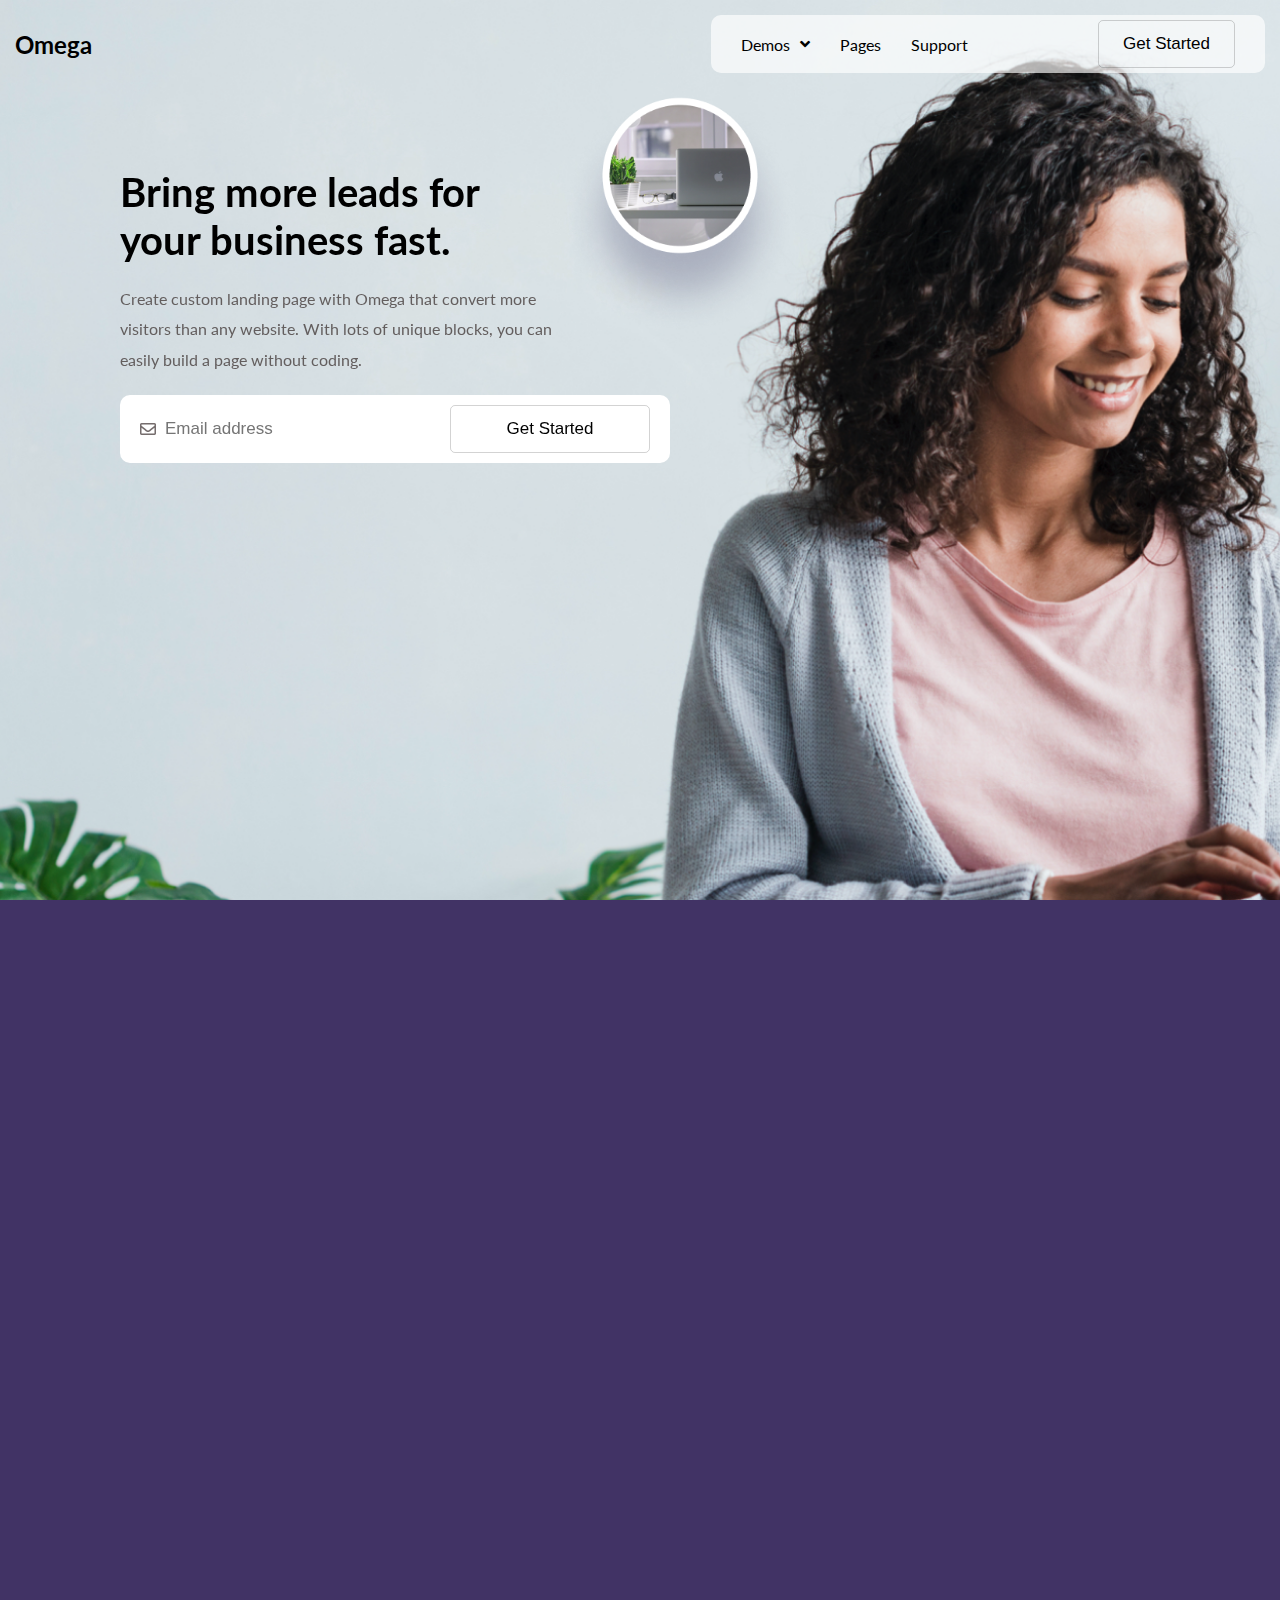
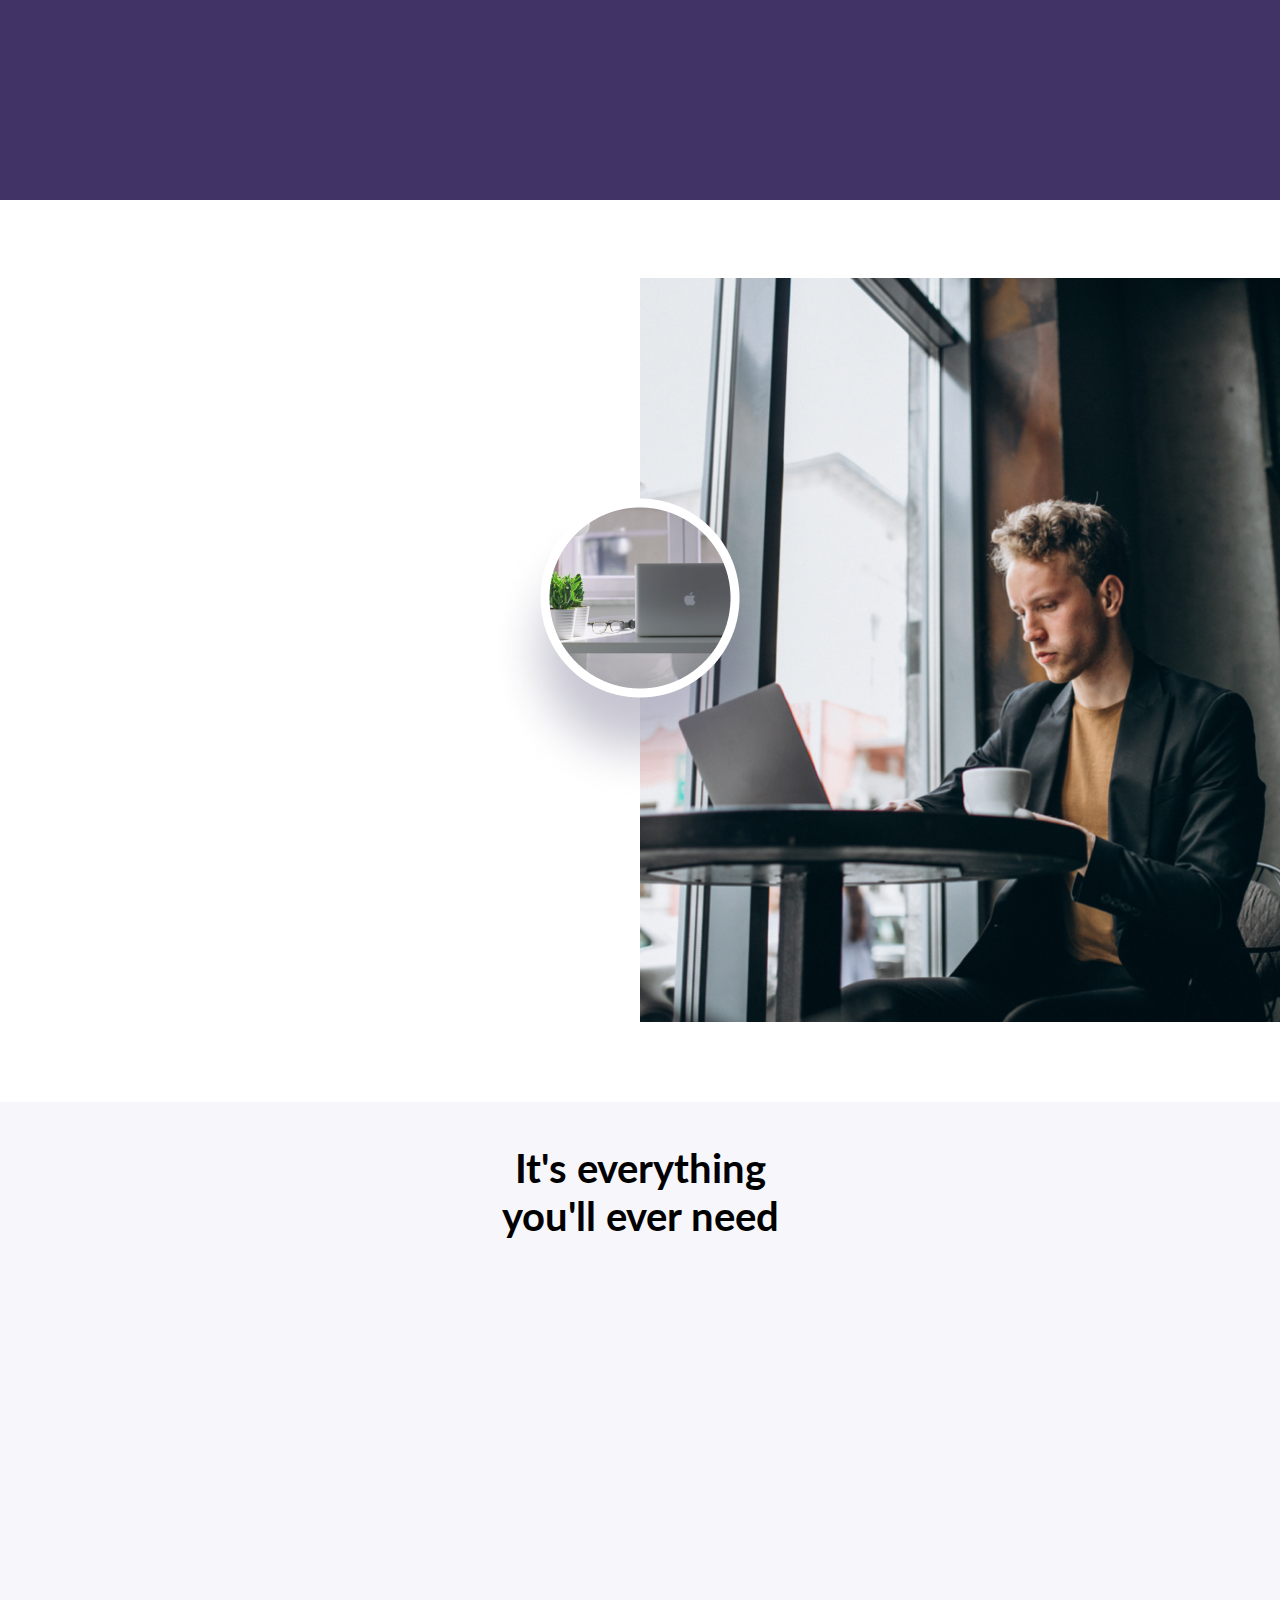
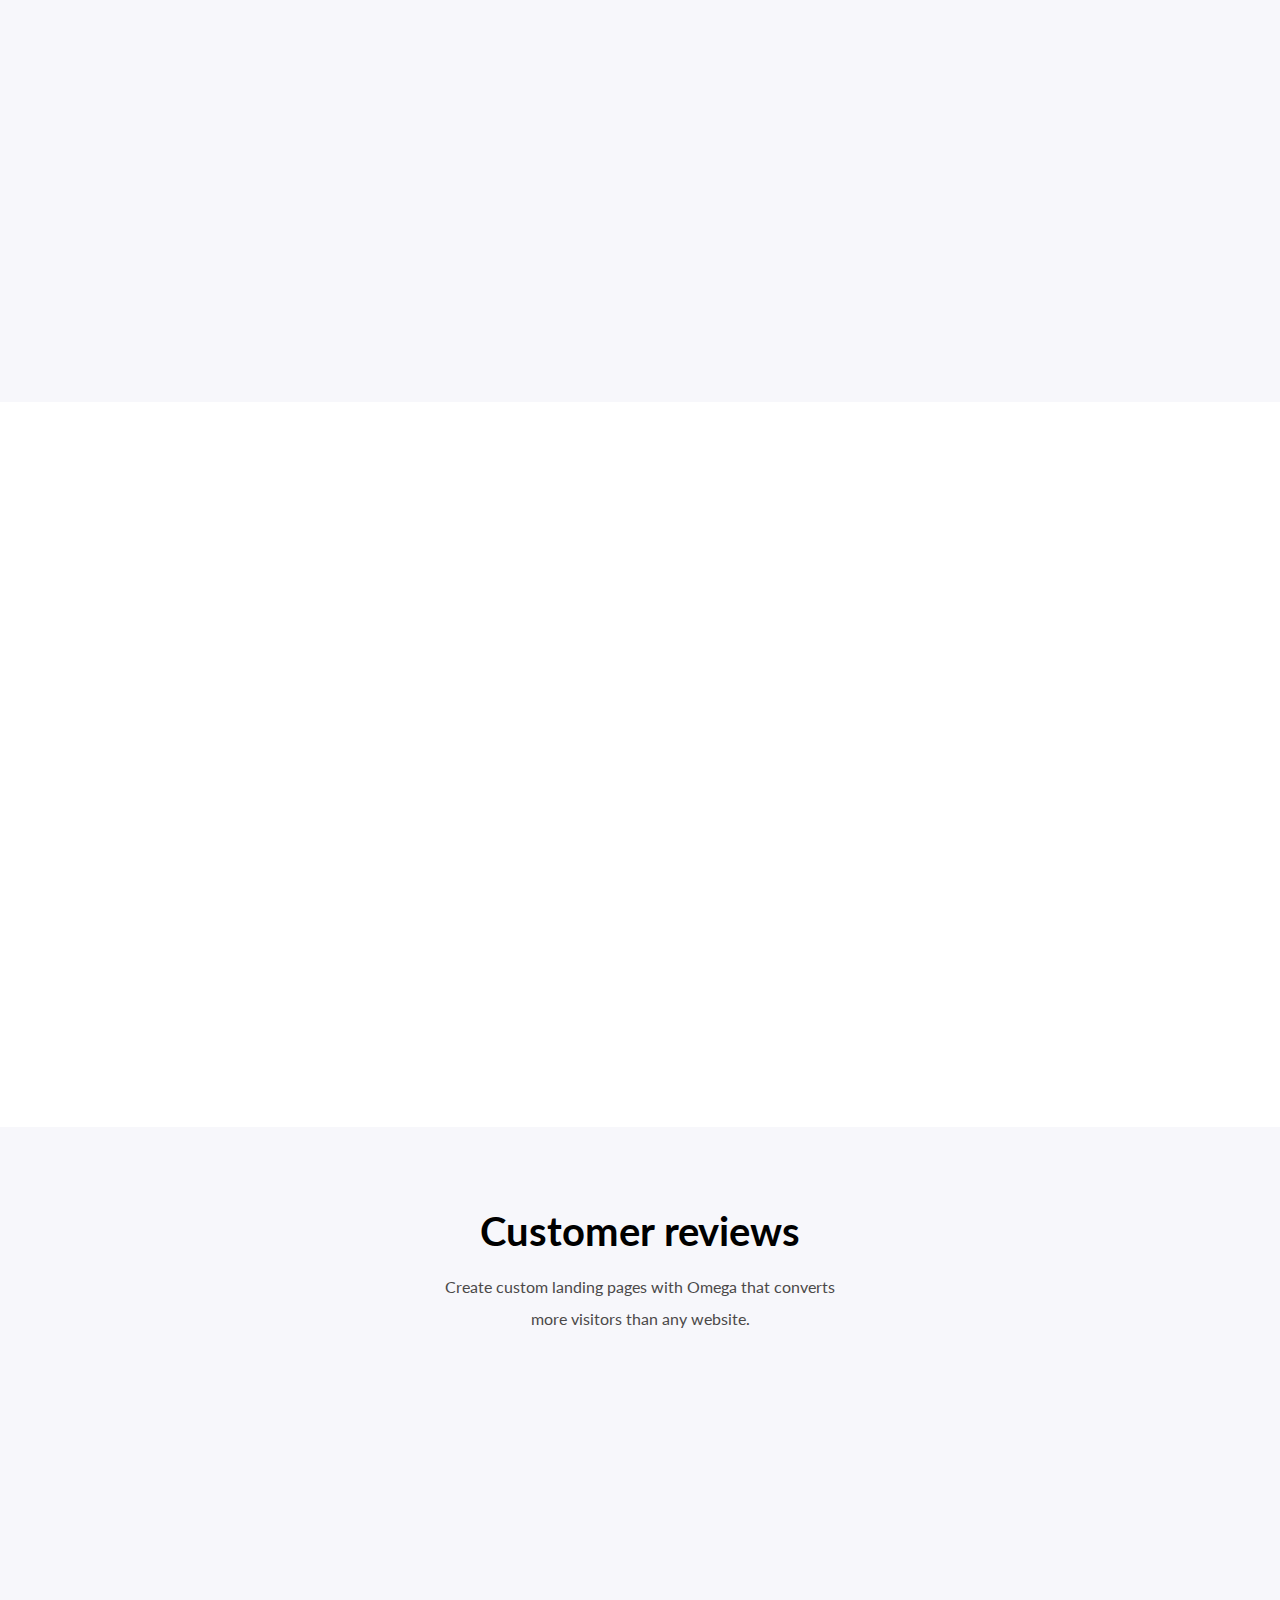
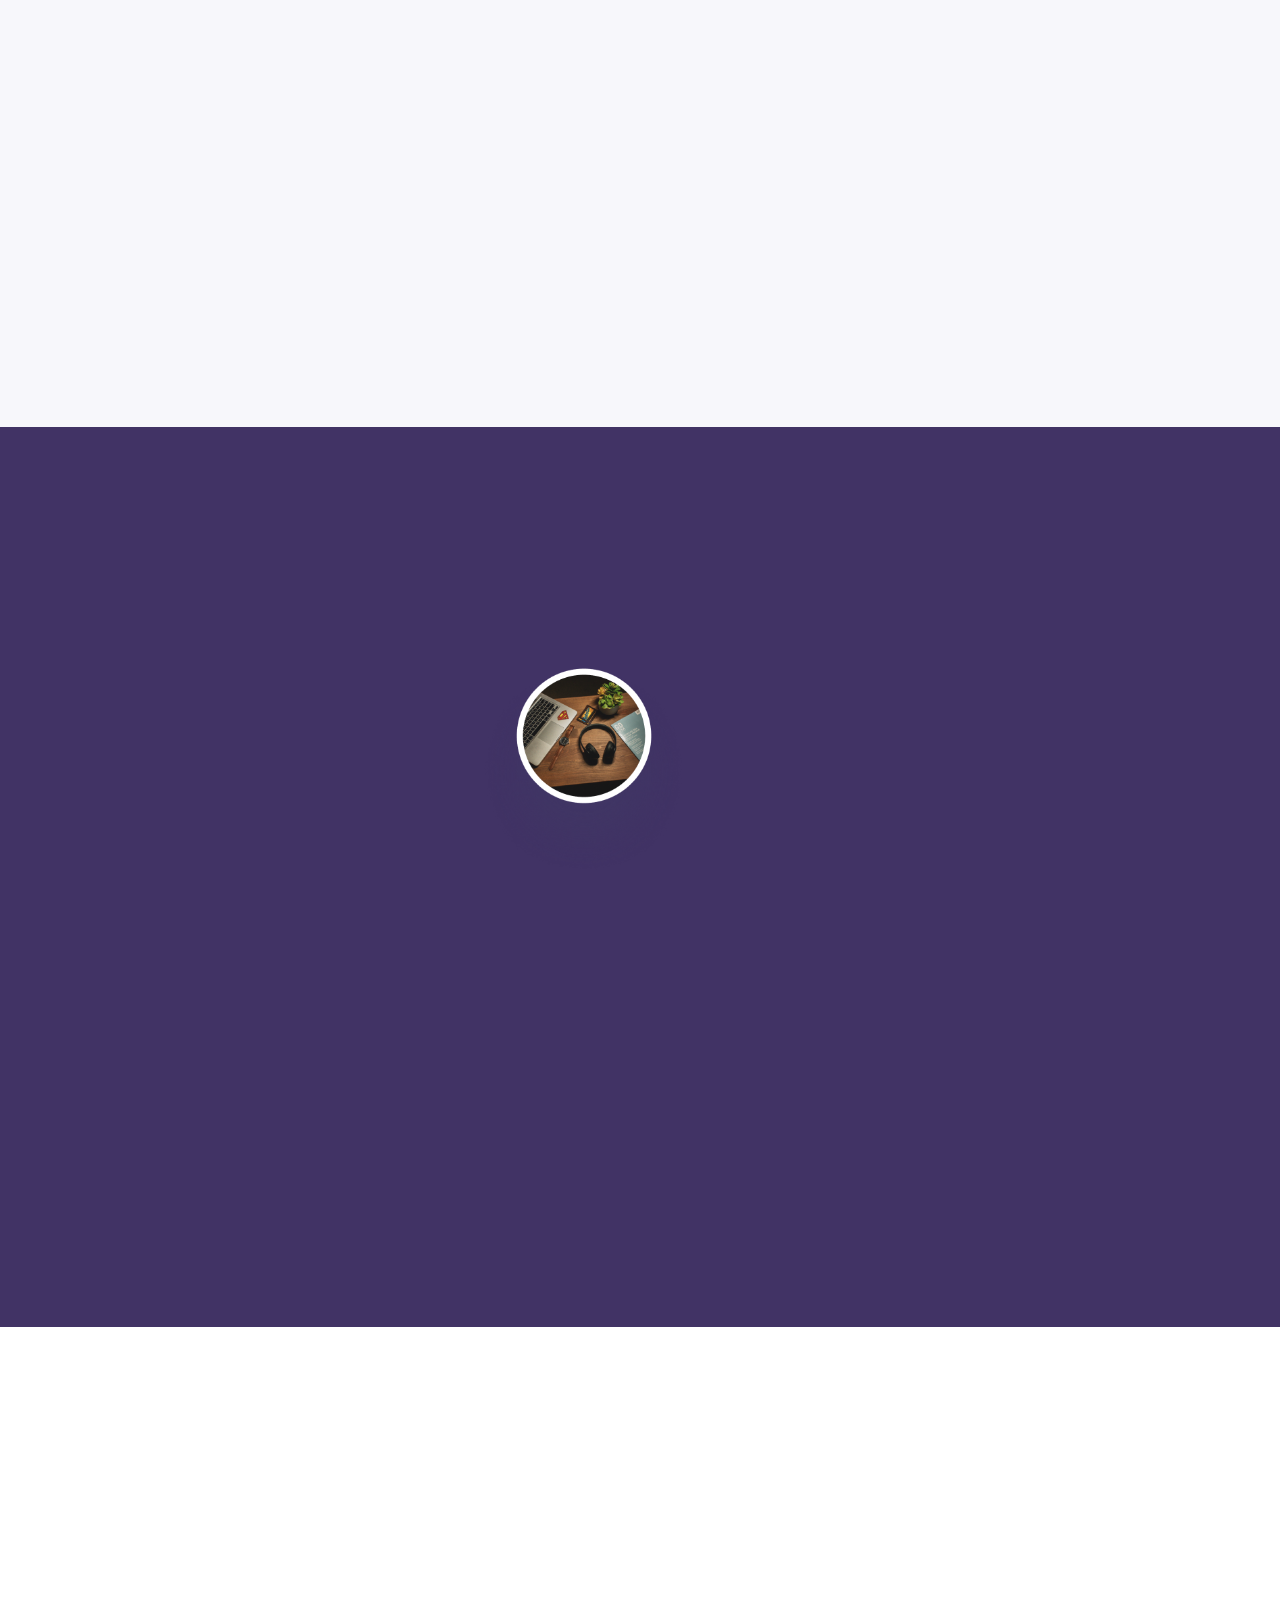
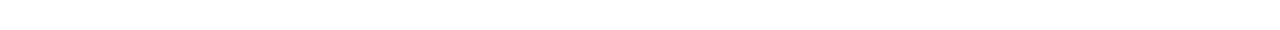
<file: startupLanding.html>
<!DOCTYPE html>
<html lang="en">

<head>
    <meta charset="UTF-8">
    <meta http-equiv="X-UA-Compatible" content="IE=edge">
    <meta name="viewport" content="width=device-width, initial-scale=1.0">
    <title>StartupLanding</title>
    <!-- STARTUPLANDING CSS -->
    <link rel="stylesheet" href="CSS/startupLanding.css">


    <!-- AOS LIBRARY -->
    <link href="https://unpkg.com/aos@2.3.1/dist/aos.css" rel="stylesheet">

    <!-- GENERAL CSS -->
    <link rel="stylesheet" href="CSS/general.css">

    <!-- FONT AWESOME -->
    <link rel="stylesheet" href="https://cdnjs.cloudflare.com/ajax/libs/font-awesome/5.15.4/css/all.min.css"
        integrity="sha512-1ycn6IcaQQ40/MKBW2W4Rhis/DbILU74C1vSrLJxCq57o941Ym01SwNsOMqvEBFlcgUa6xLiPY/NS5R+E6ztJQ=="
        crossorigin="anonymous" referrerpolicy="no-referrer" />
</head>

<body>
    <div class="startupLanding">
        <!-- FIRST CONTENT -->
        <div class="first-content">
            <div class="background"></div>
            <header>
                <div class="left">
                    <h2>Omega</h2>
                </div>
                <div class="right">
                    <div class="main-content">
                        <div class="line">
                            <div class="line1 line-1">
                                <p class="white">Demos</p>
                                <i class="fas white fa-angle-down"></i>
                                <i class="fas white fa-angle-up"></i>
                            </div>
                            <div class="first-dropdown">
                                <p>
                                    <a href="index.html">Saas Landing</a>
                                </p>
                                <div class="line1">
                                    <div class="line2">
                                        <p class="color-blue">Startup Landing</p>
                                        <i class="fas fa-angle-left"></i>
                                        <i class="fas fa-angle-right"></i>
                                    </div>
                                    <div class="second-dropdown">
                                        <p>
                                            <a href="index.html">Saas Landing</a>
                                        </p>
                                        <p>
                                            <a class="color-blue" href="#">Startup Landing</a>
                                        </p>
                                        <p>
                                            <a href="appLanding.html">App Landing</a>
                                        </p>
                                        <p>
                                            <a href="desktopLanding.html">Desktop Landing</a>
                                        </p>
                                    </div>
                                </div>
                                <p>
                                    <a href="appLanding.html">App Landing</a>
                                </p>
                                <p>
                                    <a href="desktopLanding.html">Desktop Landing</a>
                                </p>
                            </div>
                        </div>
                        <p class="white">Pages</p>
                        <p class="white">Support</p>
                        <button class="btn white">Get Started</button>
                    </div>
                </div>
            </header>
            <div class="content" data-aos="flip-left" data-aos-delay="100" data-aos-duration="1000">
                <h1>
                    Bring more leads for <br>
                    your business fast.
                </h1>
                <p>
                    Create custom landing page with Omega that convert more <br>
                    visitors than any website. With lots of unique blocks, you can <br>
                    easily build a page without coding.
                </p>
                <div id="email">
                    <i class="far fa-envelope"></i>
                    <input type="email" placeholder="Email address">
                    <button class="btn">Get Started</button>
                </div>
            </div>
            <img class="oval" src="/startupLanding/Oval (7).png" alt="">
        </div>

        <!-- SECOND CONTENT -->
        <div class="second-content">
            <div class="left" data-aos="fade-right" data-aos-delay="100" data-aos-duration="1000">
                <div class="content content-1">
                    <h2>Multiple Layouts</h2>
                    <p>
                        With lots of unique blocks, <br />
                        you can easily build a page <br />
                        without coding.
                    </p>
                </div>
                <div class="content content-2">
                    <h2>Fully Responsive</h2>
                    <p>
                        With lots of unique blocks, <br />
                        you can easily build a page <br />
                        without coding.
                    </p>
                </div>
                <div class="content content-4">
                    <h2>Great Support</h2>
                    <p>
                        With lots of unique blocks, <br />
                        you can easily build a page <br />
                        without coding.
                    </p>
                </div>
            </div>
            <div class="right" data-aos="fade-left" data-aos-delay="100" data-aos-duration="1000">
                <h1>
                    Build a perfect <br />
                    landing page fast.
                </h1>
                <p>
                    Create custom landing pages with Omega that converts <br />
                    more visitors than any website. With lots of unique blocks, <br />
                    you can easily build a page without coding.
                </p>
                <button class="btn">Check all features</button>
            </div>
        </div>

        <!-- THIRD CONTENT -->
        <div class="third-content">
            <div class="left" data-aos="zoom-in" data-aos-delay="100" data-aos-duration="1000">
                <h1>
                    50k+ users are <br>
                    using landing page.
                </h1>
                <p>
                    Create custom landing pages with Omega that converts <br>
                    more visitors than any website. With lots of unique <br>
                    blocks, you can easily build a page without coding.
                </p>
                <button class="btn">Get Started</button>
            </div>
            <div class="right"></div>
            <img src="/startupLanding/Oval (7).png" alt="">
        </div>

        <!-- FOURTH CONTENT -->
        <div class="fourth-content">
            <h1>
                It's everything <br>
                you'll ever need
            </h1>
            <div class="general-content">
                <div class="content content-1">
                    <h3 data-aos="fade-right" data-aos-delay="100" data-aos-duration="1000">50+ Unique Design Blocks
                    </h3>
                    <h3 data-aos="fade-up" data-aos-delay="100" data-aos-duration="1000">Multiple Layouts</h3>
                    <h3 data-aos="fade-left" data-aos-delay="100" data-aos-duration="1000">Mobile First Design</h3>
                </div>
                <div class="content content-2">
                    <h3 data-aos="fade-up" data-aos-delay="100" data-aos-duration="1000">Fully Responsive</h3>
                    <h3 data-aos="fade-down" data-aos-delay="100" data-aos-duration="1000">Bootstrap 4 Framework</h3>
                </div>
                <div class="content content-3">
                    <h3 data-aos="fade-up-right" data-aos-delay="100" data-aos-duration="1000">Humanly Support</h3>
                    <h3 data-aos="flip-right" data-aos-delay="100" data-aos-duration="1000">Lifetime Updates</h3>
                    <h3 data-aos="fade-up-left" data-aos-delay="100" data-aos-duration="1000">Rich Documentation</h3>
                </div>
            </div>
        </div>

        <!-- FIFTH CONTENT -->
        <div class="fifth-content">
            <div class="content content-1" data-aos="zoom-in" data-aos-delay="100" data-aos-duration="1000">
                <div class="left">
                    <h1>
                        Save tons of time <br />
                        on design & coding.
                        </h2>
                        <p>
                            Create custom landing pages with Omega that converts <br />
                            more visitors than any website. With lots of unique blocks, <br />
                            you can easily build a page without coding.
                        </p>
                        <button class="btn">Get Started</button>
                </div>
                <div class="right">
                    <div class="image">
                        <img src="/startupLanding/BG (5).jpg" alt="">
                        <img src="/startupLanding/Oval (7).png" alt="">
                    </div>
                </div>
            </div>
            <div class="content content-2">
                <div class="title">
                    <h1>Customer reviews</h1>
                    <p>
                        Create custom landing pages with Omega that converts <br>
                        more visitors than any website.
                    </p>
                </div>
                <div class="mini-content">
                    <div class="content-mini mini-content-1" data-aos="fade-right" data-aos-delay="100"
                        data-aos-duration="1000">
                        <p>
                            OMG! I cannot believe that I have got a brand <br>
                            new landing page after getting Omega. It was <br>
                            super easy to edit and publish.
                        </p>
                        <div class="footer">
                            <div class="image">
                                <img src="/startupLanding/Oval (10).png" alt="">
                            </div>
                            <div class="title">
                                <h4>Jonathan Taylor</h4>
                                <p>CEO at Creativex</p>
                            </div>
                        </div>
                    </div>
                    <div class="content-mini mini-content-2" data-aos="fade-left" data-aos-delay="100"
                        data-aos-duration="1000">
                        <p>
                            OMG! I cannot believe that I have got a brand <br>
                            new landing page after getting Omega. It was <br>
                            super easy to edit and publish.
                        </p>
                        <div class="footer">
                            <div class="image">
                                <img src="/startupLanding/Oval (11).png" alt="">
                            </div>
                            <div class="title">
                                <h4>Marie Stanley</h4>
                                <p>Digital Marketer, Writer</p>
                            </div>
                        </div>
                    </div>
                </div>
            </div>
            <div class="content content-3">
                <div class="left">
                    <div class="image">
                        <img src="/startupLanding/BG (6).jpg" alt="" data-aos="zoom-in" data-aos-delay="100"
                            data-aos-duration="1000">
                        <img src="/startupLanding/Oval Copy (2).png" alt="">
                    </div>
                </div>
                <div class="right" data-aos="zoom-in" data-aos-delay="100" data-aos-duration="1000">
                    <h1>Get started now</h1>
                    <p>
                        Create custom landing pages with Omega that converts <br>
                        more visitors than any website. With lots of unique blocks, <br>
                        you can easily build a page without coding.
                    </p>
                    <div class="email">
                        <div class="input">
                            <i class="far fa-envelope"></i>
                            <input type="email" placeholder="Email address">
                        </div>
                        <button class="btn">Get Started</button>
                    </div>
                </div>
            </div>
            <div class="footer">
                <ul data-aos="fade-right" data-aos-delay="100" data-aos-duration="1000">
                    <h4>Omega</h4>
                    <p>
                        With lots of unique blocks, <br>
                        you can easily build a page <br>
                        without coding.
                    </p>
                    <div class="icons">
                        <i class="fab fa-twitter"></i>
                        <i class="fab fa-facebook-f"></i>
                        <i class="fab fa-google"></i>
                    </div>
                </ul>
                <ul data-aos="fade-up" data-aos-delay="100" data-aos-duration="1000">
                    <h4>About</h4>
                    <li>Our mission</li>
                    <li>Our story</li>
                    <li>Team Members</li>
                </ul>
                <ul data-aos="fade-down" data-aos-delay="100" data-aos-duration="1000">
                    <h4>Learn</h4>
                    <li>Tutorials</li>
                    <li>How it works</li>
                    <li>F.A.Q</li>
                </ul>
                <ul data-aos="zoom-in-down" data-aos-delay="100" data-aos-duration="1000">
                    <h4>Stories</h4>
                    <li>Blog</li>
                    <li>Tech stories</li>
                </ul>
                <ul data-aos="zoom-in" data-aos-delay="100" data-aos-duration="1000">
                    <h4>Contact us</h4>
                    <li>
                        <span>support@uxtheme.net</span>
                    </li>
                    <li>
                        <span>+133-394-3439-1435</span>
                    </li>
                </ul>
            </div>
        </div>

        <script src="https://unpkg.com/aos@2.3.1/dist/aos.js"></script>
        <script>
            AOS.init();
        </script>
</body>

</html>
</file>
<file: CSS/appLanding.css>
* {
    color: #fff;
}

body {
    background-color: #19191b;
}

/* APPLADNGIN FIRST-CONENT HEADER */
.appLanding .first-content header {
    justify-content: space-around;
}

.appLanding .first-content header .center p:hover {
    color: coral;
}

.appLanding .first-content header .center .first-dropdown .line1 .line2 p,
.appLanding .first-content header .center .first-dropdown .line1 .line2 i {
    color: #000;
}

.appLanding .first-content header .center .first-dropdown .line1 .line2:hover p,
.appLanding .first-content header .center .first-dropdown .line1 .line2:hover i {
    color: coral;
}

.appLanding .btn {
    color: #fff;
    border: 1px solid #fff;
}

.appLanding .first-content header .right .btn {
    color: #fff;
    border: 1px solid #fff;
}

.color-coral {
    color: coral;
}

.appLanding .first-content header .center .line:hover .first-dropdown {
    top: 4rem;
}

.appLanding .first-content header .center .line p:hover a {
    color: #ff4400;
}

.appLanding .first-content .background {
    position: absolute;
    left: -10rem;
    top: 34rem;
    width: 15rem;
    height: 15rem;
    border-radius: 50%;
    background-color: #dfdf11;
}


/* APPLANDING FIRST-CONTENT CONTENT */
.appLanding .first-content .content .background-1 {
    position: absolute;
    right: 9.5rem;
    border-radius: 50%;
    width: 27rem;
    height: 24rem;
    background-color: #6031d6;
}

.appLanding .first-content .content .background-2 {
    position: absolute;
    top: 13rem;
    right: 9.5rem;
    width: 26rem;
    height: 26rem;
    border: 5px solid #413365;
    border-radius: 50%;
}

.appLanding .first-content .content {
    display: flex;
    justify-content: space-evenly;
    align-items: center;
    margin-top: 5rem;
}

.appLanding .first-content .content .left h1 {
    font-size: 3rem;
    margin-bottom: 1rem;
}

.appLanding .first-content .content .left p {
    line-height: 1.8rem;
    color: #b4b4b4;
}

.appLanding .first-content .content .right .form {
    position: relative;
    display: flex;
    gap: 2rem;
    width: 20rem;
    text-align: center;
    border-radius: 0.5rem;
    padding: 2rem;
    flex-direction: column;
    background-color: #fff;
}

.appLanding .first-content .content .right .form p {
    position: absolute;
    background-color: #fff;
    color: #5e5e5e;
    padding: 0 7px;
    left: 3rem;
    top: 1.5rem;
}

.appLanding .first-content .content .right .form h4 {
    border: 1px solid #e2e0e0;
    text-align: left;
    padding: 20px 24px;
    border-radius: 5px;
    color: #363636;
}

.appLanding .first-content .content .right .form input::placeholder {
    color: #5e5e5e;
}

.appLanding .first-content .content .right .form input {
    border: 1px solid #e2e0e0;
    padding: 13px 24px;
    outline: none;
    color: #000;
    border-radius: 5px;
    font-size: 1rem;
}

.appLanding .first-content .content .right .form .btn {
    color: #fff;
    background-color: #000;
    border: 1px solid #000;
}

.appLanding .first-content .content .right .form .btn:hover {
    background-color: red;
}

.appLanding .first-content .content .right p,
.appLanding .first-content .content .right h4 {
    color: #000;
}


/* APPLANDING SECOND-CONTENT */
.appLanding .second-content {
    flex-direction: column;
    justify-content: center;
    align-items: center;
    background-color: transparent;
    text-align: center;
    margin-top: 8rem;
    border-bottom-right-radius: 0;
    height: auto;
    overflow: visible;
}

.appLanding .second-content .top h1 {
    margin-top: -14rem;
}

.appLanding .second-content .top p {
    margin: 1rem 0 4rem;
    color: #a09e9e;
}

.appLanding .second-content .top .image {
    position: relative;
    width: 50rem;
}

.appLanding .second-content .top .image i {
    position: absolute;
    top: 38%;
    left: 45%;
    background-color: #6031d6;
    padding: 1.5rem;
    border-radius: 50%;
    cursor: pointer;
}

.appLanding .second-content .top .image img {
    width: 100%;
}

.appLanding .second-content .bottom {
    display: grid;
    grid-template-columns: 1fr 1fr 1fr;
    gap: 6rem;
}

.appLanding .second-content .bottom h4 {
    font-size: 1.2rem;
}

.appLanding .second-content .bottom p {
    line-height: 1.5rem;
    color: #b1afaf;
    margin-top: 1rem;
}


/* APPLANDING THIRD-CONTENT */
.appLanding .third-content {
    position: relative;
}

.appLanding .third-content .background-3 {
    position: absolute;
    width: 11rem;
    height: 11rem;
    background-color: #0a012294;
    top: 3rem;
    left: 13rem;
    border-radius: 50%;
}

.appLanding .third-content .left .image {
    width: 30rem;
}

.appLanding .third-content .left .image img {
    width: 100%;
}

.appLanding .third-content .right button {
    color: #fff;
    border: 1px solid #fff;
    margin: -30rem 0 1rem;
}

.appLanding .third-content .right button:hover {
    background-color: #2e2ef3f3;
}

.appLanding .third-content .right h1 {
    font-size: 2rem;
    margin: 0 0 2rem;
}


/* APPLANDING FOURTH-CONTENT */
.appLanding .fourth-content {
    background-color: #1e1e20;
    min-height: 100vh;
    text-align: center;
    padding-top: 5rem;
}

.appLanding .fourth-content h1 {
    font-size: 3rem;
}

.appLanding .fourth-content p {
    line-height: 1.7rem;
    margin: 2rem 0 4rem;
    color: #cccccc;
}

.appLanding .fourth-content .images {
    display: flex;
    width: 50%;
    margin: 0 4rem;
}

.appLanding .fourth-content .images img {
    width: 100%;
}


/* APPLANDING FIFTH-CONTENT HEADER */
.appLanding .fifth-content header {
    height: 100vh;
    display: flex;
    border-bottom: 1px solid #818181;
    justify-content: space-evenly;
    align-items: center;
}

.appLanding .fifth-content header .left h1 {
    font-size: 2.3rem;
}

.appLanding .fifth-content header .left p {
    line-height: 1.7rem;
    color: #9c9a9a;
    margin: 2rem 0 2rem;
}

.appLanding .fifth-content header .left .btn {
    color: #fff;
    border: 1px solid #fff;
}

.appLanding .fifth-content header .right .image {
    width: 30rem;
}

.appLanding .fifth-content header .right .image img {
    width: 100%;
}


/* APPLANDING FIFTH-CONTENT FOOTER */
.appLanding .fifth-content footer>h1 {
    padding-top: 5rem;
}

.appLanding .fifth-content footer>p {
    padding-top: 1rem;
    color: #9c9a9a;
}

.appLanding .fifth-content footer>h1,
.appLanding .fifth-content footer>p {
    text-align: center;
}

.appLanding .fifth-content footer .all-footer-content {
    display: grid;
    padding: 5rem 0;
    grid-template-columns: 1fr 1fr;
    width: 95%;
    margin: 0 auto;
    gap: 3rem;
}

.appLanding .fifth-content footer .all-footer-content .footer-content p {
    line-height: 1.5rem;
    color: #9c9a9a;
    padding-top: 1.5rem;
}

.appLanding .fifth-content footer>p span {
    color: #d42f2f;
}


/* APPLANDING BANNER */
.appLanding .banner {
    background-color: #1e1e20;
    margin: 7rem 0 0;
    position: relative;
    overflow: hidden;
}

.appLanding .banner .image img {
    position: absolute;
    width: 15rem;
    top: -1rem;
    right: 0;
}

.appLanding .banner .banner-content {
    display: flex;
    justify-content: space-between;
    align-items: center;
    width: 80%;
    height: 50vh;
    margin: 0 auto;
}

.appLanding .banner .banner-content .btn {
    position: absolute;
    right: 9rem;
    background-color: #1e1e20;
    z-index: 5;
}

.appLanding .banner .banner-content .btn:hover {
    background-color: var(--red-color);
}

.appLanding .banner .background-5 {
    position: absolute;
    bottom: -5rem;
    left: -3rem;
    width: 11rem;
    height: 11rem;
    background-color: #d6d60a;
    border-radius: 50%;
}


/* APPLANDING FOOTER */
.appLanding>footer {
    display: flex;
    justify-content: space-between;
    align-items: center;
    height: 5rem;
    width: 80%;
    margin: 0 auto;
}

.appLanding>footer .center {
    display: flex;
    gap: 2rem;
}

.appLanding>footer .center li:hover {
    color: #ccc;
    cursor: pointer;
}

li {
    list-style: none;
}

@media only screen and (max-width: 700px) {

    html,
    body {
        width: 100%;
        overflow-x: hidden;
    }

    .appLanding .first-content .background {
        display: none;
    }

    .appLanding .first-content header .right {
        display: none;
    }

    .appLanding .first-content header .left h2 {
        font-size: 1.3rem;
    }

    .appLanding .first-content header .center p {
        font-size: 0.8rem;
    }

    .appLanding .first-content header .center .line:hover .first-dropdown {
        top: 3rem;
    }

    header .first-dropdown .line1:hover .second-dropdown {
        left: 0;
        width: 100%;
        top: 8.8rem !important;
    }

    .appLanding .first-content .content {
        flex-direction: column;
    }

    .appLanding .first-content .content .background-1,
    .appLanding .first-content .content .background-2 {
        display: none;
    }

    .appLanding .first-content .content .left {
        margin-bottom: 2rem;
    }

    .appLanding .first-content .content .left h1 {
        font-size: 1.8rem;
    }

    .appLanding .first-content .content .left p {
        font-size: 0.7rem;
    }

    .appLanding .second-content .top h1 {
        font-size: 1.8rem;
    }

    .appLanding .second-content .top p {
        font-size: 0.7rem;
    }

    .appLanding .second-content .top .image {
        width: 80%;
        margin-left: 2.5rem;
    }

    .appLanding .second-content .top .image i {
        font-size: 1rem;
        top: 28%;
        left: 40%;
        padding: 1.3rem;
    }

    .appLanding .second-content .bottom {
        grid-template-columns: 1fr;
    }

    .appLanding .second-content .bottom h4 {
        font-size: 1rem;
    }

    .appLanding .second-content .bottom p {
        font-size: 0.8rem;
    }

    .appLanding .third-content {
        flex-direction: column;
        height: auto;
    }

    .appLanding .third-content .background-3 {
        display: none;
    }

    .appLanding .third-content .left .image {
        width: 70%;
        margin-left: 3.5rem;
    }

    .appLanding .third-content .right {
        margin-top: -7rem !important;
        margin-bottom: 4rem;
        margin-left: 7rem;
    }

    .appLanding .third-content .right button {
        font-size: 0.8rem;
        max-width: 20rem;
    }

    .appLanding .third-content .right h1 {
        font-size: 1.5rem;
    }

    .appLanding .third-content .right p {
        font-size: 0.8rem;
        width: 70%;
        line-height: 1.6rem;
        margin: 0 auto;
        margin-left: 0rem;
    }

    .appLanding .fourth-content>h1 {
        font-size: 1.8rem;
    }

    .appLanding .fourth-content>p {
        font-size: 0.8rem;
        width: 80%;
        margin: 0 auto;
    }

    .appLanding .fourth-content .images {
        flex-direction: column;
        margin: 2rem 0;
        margin-left: 3rem;
        width: 80%;
    }

    .appLanding .fifth-content header {
        flex-direction: column;
        height: auto;
    }

    .appLanding .fifth-content header .left h1 {
        font-size: 1.6rem;
    }

    .appLanding .fifth-content header .left p {
        font-size: 0.8rem;
    }

    .appLanding .fifth-content header .left .btn {
        font-size: 0.8rem;
    }

    .appLanding .fifth-content header .right .image {
        width: 70%;
        margin-left: 3rem;
        margin-top: 2rem;
    }

    .appLanding .fifth-content footer>h1 {
        font-size: 1.4rem;
    }

    .appLanding .fifth-content footer>p {
        font-size: 0.8rem;
    }

    .appLanding .fifth-content footer .all-footer-content {
        grid-template-columns: 1fr;
    }

    .appLanding .fifth-content footer .all-footer-content .footer-content h3 {
        font-size: 1rem;
        width: 70%;
        margin: 0 auto;
    }

    .appLanding .fifth-content footer .all-footer-content .footer-content p {
        font-size: 0.8rem;
        width: 70%;
        margin: 0 auto;
    }

    .appLanding .banner {
        height: auto;
    }

    .appLanding .banner .background-5 {
        display: none;
    }

    .appLanding .banner .banner-content {
        flex-direction: column;
        justify-content: center;
        gap: 2rem;
        align-items: center;
    }

    .appLanding .banner .image {
        display: none;
    }

    .banner .banner-content h1 {
        font-size: 1.3rem;
    }

    .appLanding .banner .banner-content .btn {
        position: static;
        margin-left: -2rem;
        font-size: 0.8rem;
    }

    .appLanding>footer {
        display: none;
    }

    .appLanding>footer ul {
        flex-direction: column;
    }


}
</file>
<file: CSS/general.css>
/* GENERAL CSS */
@import url(https://fonts.googleapis.com/css2?family=Lato:wght@100;200;300;400;500;600;800;900&display=swap);

body {
    font-family: "Lato", sans-serif;
}

* {
    margin: 0;
    padding: 0;
    box-sizing: border-box;
}

:root {
    --red-color: #e64f4f;
    --blue-color: #2b2be7;
}

a {
    text-decoration: none;
    color: #000;
}

body {
    overflow-x: hidden;
}

ul li {
    list-style-type: none;
}


/* GENERAL FIRST CONTENT > HEADER */

.first-content header {
    display: flex;
    justify-content: space-between;
    align-items: center;
    padding: 15px;
}

.first-content .right {
    display: flex;
    align-items: center;
    position: relative;
}

header .main-content {
    display: flex;
    gap: 30px;
    align-items: center;
}

header .line1 {
    display: flex;
    gap: 10px;
    align-items: center;
}

header .line2 {
    display: flex;
    gap: 10px;
    align-items: center;
}

header .line2 i:nth-child(3) {
    display: none;
}

header .line2:hover i:nth-child(2) {
    display: none;
}

header .line2:hover i:nth-child(3) {
    display: block;
}

header .first-dropdown {
    opacity: 1;
    visibility: hidden;
    border-top: 3px solid var(--blue-color);
    position: absolute;
    top: 80px;
    background-color: #fff;
    padding: 10px 60px 10px 40px;
    border-bottom-left-radius: 10px;
    border-bottom-right-radius: 10px;
    transition: all 0.5s ease;
    box-shadow: -1px 2px 5px 8px #dec6c6bf;
    -webkit-box-shadow: -1px 2px 5px 8px #dec6c6bf;
    z-index: 2;
    -moz-box-shadow: -1px 2px 5px 8px #dec6c6bf;
}

.color-blue {
    color: var(--blue-color);
}

header p:hover,
header p a:hover {
    color: var(--blue-color);
    cursor: pointer;
}

header .line .first-dropdown p {
    cursor: pointer;
}

header .line:hover .first-dropdown {
    visibility: visible;
    opacity: 1;
    top: 40px;
    transition: all 0.5s ease;
}

header .line .line-1 i:nth-child(3) {
    display: none;
}

header .line:hover .line-1 i:nth-child(2) {
    display: none;
}

header .line:hover .line-1 i:nth-child(3) {
    display: block;
}

header .first-dropdown p,
header .second-dropdown p {
    line-height: 30px;
    cursor: default;
}

header .first-dropdown .line1:hover .second-dropdown {
    opacity: 1;
    top: 104px;
    transition: all 0.5s ease;
    visibility: visible;
}

header .second-dropdown {
    opacity: 1;
    visibility: hidden;
    position: absolute;
    border-top: 3px solid red;
    top: 130px;
    left: -178px;
    background-color: #fff;
    padding: 10px;
    border-bottom-left-radius: 10px;
    border-bottom-right-radius: 10px;
    padding: 10px 20px 10px 40px;
    transition: all 0.5s ease;
    box-shadow: -1px 2px 5px 8px #dec6c6bf;
    -webkit-box-shadow: -1px 2px 5px 8px #dec6c6bf;
    -moz-box-shadow: -1px 2px 5px 8px #dec6c6bf;
    z-index: 2;
}

/* GENERAL BTN */

.btn {
    background: none;
    color: #000;
    padding: 13px 24px;
    font-size: 17px;
    border: 1px solid rgba(0, 0, 0, 0.174);
    cursor: pointer;
    border-radius: 5px;
}

.btn:hover {
    background-color: var(--red-color);
    color: #fff;
}

/* GENERAL SECOND CONTENT */
.second-content {
    display: flex;
    justify-content: center;
    gap: 80px;
    align-content: center;
    position: relative;
    overflow: hidden;
    margin-top: 20px;
    width: 100vw;
    height: 100vh;
    background-color: var(--blue-color);
    padding-top: 200px;
    border-bottom-right-radius: 200px;
}

.second-content .background {
    width: 250px;
    border-radius: 60%;
    height: 200px;
    position: absolute;
    top: -80px;
    right: -60px;
    background-color: yellow;
}

.second-content .left {
    display: grid;
    grid-template-columns: 1fr 1fr;
    height: 300px;
    gap: 20px;
}

.second-content .left .content {
    background-color: #fff;
    padding: 20px;
    border-radius: 10px;
}

.second-content .left .content h2 {
    font-size: 20px;
    margin-bottom: 10px;
}

.second-content .left .content p {
    line-height: 27px;
    color: #575757;
}

.second-content .right {
    margin-top: 20px;
}

.second-content .right h1 {
    font-size: 35px;
    color: #fff;
}

.second-content .right p {
    line-height: 27px;
    margin: 30px 0;
    color: #dadada;
}

.second-content .right .btn {
    background-color: transparent;
}

/* GENERAL THIRD CONTENT */
.third-content {
    display: flex;
    justify-content: center;
    align-items: center;
    gap: 10rem;
    height: 100vh;
    margin-top: 50px;
}

.third-content .left h1 {
    font-size: 40px;
}

.third-content .left p {
    margin: 29px 0;
    line-height: 30px;
    color: #595959;
}

.third-content .right .image {
    position: relative;
}

.third-content .right .image img {
    width: 100%;
}

.third-content .right .image img:nth-child(2) {
    position: absolute;
    width: 250px;
    bottom: 60px;
    right: 20px;
}

.third-content .right .next-content {
    position: absolute;
    bottom: 100px;
    right: -100px;
    background-color: #e6b150;
    display: flex;
    justify-content: space-between;
    align-items: center;
    padding: 10px 20px;
    gap: 20px;
    border-radius: 10px;
}

.third-content .right .next-content i {
    background-color: var(--blue-color);
    color: #fff;
    padding: 5px;
    margin-top: -30px;
    border-radius: 50%;
}

.third-content .right .next-content p {
    font-size: 12px;
    color: #575757;
    margin-bottom: 10px;
}
</file>
<file: CSS/desktopLanding.css>
/* DESKTOPLANDING FIRST-CONTENT HEADER */
.desktopLanding header .line:hover .first-dropdown {
    top: 3rem;
}

.desktopLanding .first-content {
    background-color: var(--blue-color);
    height: 100vh;
    color: #fff;
}

.desktopLanding header p:hover,
.desktopLanding header p a:hover {
    color: red;
}

.color-black {
    color: #000;
}

.color-coral-2 {
    color: coral;
}


/* DESKTOPLANDING FIRST-CONTENT CONTENT */
.desktopLanding .first-content .content {
    display: flex;
    justify-content: center;
    align-items: center;
    gap: 8rem;
    margin-top: 6rem;
}

.desktopLanding .first-content .content .left .image {
    width: 18rem;
}

.desktopLanding .first-content .content .left .image img {
    width: 100%;
}

.desktopLanding .first-content .content .right {
    flex-direction: column;
}

.desktopLanding .first-content .content .right h1 {
    font-size: 2.8rem;
}

.desktopLanding .first-content .content .right>.title {
    line-height: 2rem;
    margin: 1.5rem 0 2rem;
    color: #ccc;
}

.desktopLanding .first-content .content .right .card {
    background-color: #ffffff50;
    padding: 1.5rem;
    margin-left: -7.5rem;
    border-radius: 0.5rem;
}

.desktopLanding .first-content .content .right .card h2 {
    display: flex;
    justify-content: space-between;
    align-items: center;
    gap: 1rem;
    font-size: 2rem;
    margin-bottom: 0.5rem;
}

.desktopLanding .first-content .content .right .card h2 span {
    font-size: 1rem;
    background-color: #1cc41c;
    padding: 0.2rem 1rem;
    border-radius: 1rem;
}

.desktopLanding .first-content .content .right .add-cart {
    display: flex;
    gap: 3rem;
    margin-top: 1.5rem;
    margin-left: -11.5rem;
}

.desktopLanding .first-content .content .right .add-cart .left {
    display: flex;
    align-items: center;
    justify-content: space-between;
    width: 3rem;
    padding: 0 2rem;
    font-size: 1.1rem;
    border-radius: 10px;
    border-left: none;
    gap: 1rem;
    background-color: #ccc;
    color: #000;
}

.desktopLanding .first-content .content .right .btn {
    color: #fff;
    border: 1px solid #fff;
}

.desktopLanding .first-content .content .right .add-cart .left .right-2 {
    background-color: #ddd;
    padding: 0.2rem;
}

.desktopLanding .first-content .content .right .add-cart .left .right-2 .plus,
.desktopLanding .first-content .content .right .add-cart .left .right-2 .minus {
    cursor: pointer;
}

/* DESKTOPLANDING SECOND-CONTENT */

.desktopLanding .second-content {
    display: flex;
    padding-top: 0;
    position: static;
    margin-top: 0;
    align-items: center;
    border-bottom-right-radius: 0;
    background-color: #fff;
}

.desktopLanding .second-content .left {
    display: flex;
    flex-direction: column;
}

.desktopLanding .second-content .left h1 {
    font-size: 2.5rem;
}

.desktopLanding .second-content .left>p {
    line-height: 1.5rem;
    margin-top: 1rem;
    color: #575757;
}

.desktopLanding .right .image img {
    width: 100%;
}

.desktopLanding .right .image {
    width: 30rem;
}


/* DESKTOPLANDING THIRD-CONTENT */
.desktopLanding .third-content {
    flex-direction: column;
    background-color: #413365 !important;
    width: 100vw;
    height: auto;
    padding-bottom: 5rem;
    background-color: #f7f7fb;
}

.desktopLanding .third-content h1 {
    text-align: center;
    font-size: 2.5rem;
    padding-top: 3rem;
    color: #fff;
}

.desktopLanding .third-content .general-content {
    width: 70%;
    margin: -4rem auto 0;
    display: flex;
    flex-direction: column;
    gap: 70px;
    padding-top: 4rem;
}

.desktopLanding .third-content .general-content .content:first-child,
.desktopLanding .third-content .general-content .content:nth-child(3) {
    display: flex;
    justify-content: space-between;
}

.desktopLanding .third-content .general-content .content:nth-child(2) {
    display: flex;
    gap: 20px;
    justify-content: center;
}

.desktopLanding .third-content .general-content .content h3 {
    background-color: #fff;
    padding: 30px 50px;
    border-radius: 15px;
}


/* DESKTOPLANDING FOURTH-CONTENT */
.desktopLanding .fourth-content {
    background-color: #fff;
    min-height: 100vh;
    text-align: center;
    padding-top: 5rem;
}

.desktopLanding .fourth-content h1 {
    font-size: 3rem;
}

.desktopLanding .fourth-content p {
    line-height: 1.7rem;
    margin: 2rem 0 4rem;
    color: #555555;
}

.desktopLanding .fourth-content .images {
    display: flex;
    width: 50%;
    margin: 0 4rem;
}

.desktopLanding .fourth-content .images img {
    width: 100%;
}

/* DESKTOPLANDING FIFTH-CONTENT */
.desktopLanding .fifth-content {
    height: 100vh;
    position: relative;
    display: flex;
    border-bottom: 1px solid #818181;
    justify-content: space-around;
    gap: 30rem;
    align-items: center;
    color: #fff;
    background-color: #5454d4;
}

.desktopLanding .fifth-content .right .image {
    width: 60rem;
    height: 100%;
    position: absolute;
    right: 0;
    top: 0;
}

.desktopLanding .fifth-content .right .image img {
    width: 100%;
    height: 100%;
}

.desktopLanding .fifth-content .left h1 {
    font-size: 2.3rem;
}

.desktopLanding .fifth-content .left p {
    line-height: 1.7rem;
    color: #dfdede;
    margin: 2rem 0 2rem;
}

.desktopLanding .fifth-content .left .btn {
    color: #fff;
    border: 1px solid #fff;
}

/* DESKTOPLANDING SIXTH-CONTENT */
.desktopLanding .sixth-content .content {
    width: 100vw;
    height: 100vh;
    background-color: #f7f7fb;
}

.desktopLanding .sixth-content .content>.title {
    text-align: center;
    padding: 5rem 0;
}

.desktopLanding .sixth-content .content>.title h1 {
    font-size: 2.5rem;
}

.desktopLanding .sixth-content .content>.title p {
    padding-top: 1rem;
    line-height: 2rem;
    color: #4b4949;
}

.desktopLanding .sixth-content .content .mini-content {
    display: flex;
    justify-content: center;
    gap: 2rem;
    align-items: center;
}

.desktopLanding .sixth-content .content .mini-content .content-mini {
    background-color: #fff;
    padding: 2rem;
    border-radius: 1rem;
}

.desktopLanding .sixth-content .content .mini-content .content-mini p {
    line-height: 1.5rem;
    padding-bottom: 1.5rem;
}

/* DESKTOPLANDING SIXTH-CONTENT FOOTER */
.desktopLanding .sixth-content .content .mini-content .content-mini .footer {
    display: flex;
    justify-content: left;
    gap: 2rem;
}

.desktopLanding .sixth-content .content .mini-content .content-mini .footer p {
    font-size: 0.8rem;
    color: #4b4949;
}

.desktopLanding .seventh-content {
    display: flex;
    justify-content: space-around;
    align-items: center;
    background-color: #5454d4;
    color: #fff;
    height: 30vh;
}

.desktopLanding .seventh-content h1 {
    font-size: 2.5rem;
}

.desktopLanding .seventh-content .btn {
    color: #fff;
    border: 1px solid #fff;
}

/* DESKTOPLANDING FOOTER */
.desktopLanding>footer {
    display: flex;
    justify-content: space-between;
    align-items: center;
    height: 5rem;
    width: 80%;
    margin: 0 auto;
}

.desktopLanding>footer .center {
    display: flex;
    gap: 2rem;
}

.desktopLanding>footer .center li:hover {
    color: #ccc;
    cursor: pointer;
}

li {
    list-style: none;
}

@media only screen and (max-width: 700px) {

    html,
    body {
        width: 100%;
        overflow-x: hidden;
    }

    .desktopLanding .first-content {
        height: auto;
        overflow: visible;
    }

    .desktopLanding .first-content .left h2 {
        font-size: 1rem;
    }

    .desktopLanding .first-content header .main-content p {
        font-size: 0.8rem;
    }

    .desktopLanding .first-content header .right {
        display: none;
    }

    .desktopLanding header .line:hover .first-dropdown {
        top: 3rem;
        right: 2rem;
        width: 13rem;
    }

    .desktopLanding .first-content header .first-dropdown .line1:hover .second-dropdown {
        left: 0;
        width: 100%;
        top: 8.8rem !important;
    }

    .desktopLanding .first-content .content {
        flex-direction: column;
    }

    .desktopLanding .first-content .content .left {
        display: none;
    }

    .desktopLanding .first-content .content .right h1 {
        font-size: 1.8rem;
    }

    .desktopLanding .first-content .content .right>.title {
        font-size: 0.8rem;
    }

    .desktopLanding .first-content .content .right .card {
        margin-left: 2rem;
        width: 70%;
        margin: 0 auto;
    }

    .desktopLanding .first-content .content .right .card h2 {
        font-size: 1.6rem;
    }

    .desktopLanding .first-content .content .right .card h2 span {
        font-size: 0.8rem;
    }

    .desktopLanding .first-content .content .right .card p {
        font-size: 0.8rem;
    }

    .desktopLanding .first-content .content .right .add-cart {
        flex-direction: column;
        margin-left: 1rem;
        margin-bottom: 3rem;
    }

    .desktopLanding .first-content .content .right .btn {
        font-size: 0.8rem;
        margin-left: -1rem;
    }

    .desktopLanding .second-content {
        flex-direction: column;
        overflow: visible;
        margin-top: 10rem;
    }

    .desktopLanding .second-content .left h1 {
        font-size: 1.6rem;
    }

    .desktopLanding .second-content .left p {
        font-size: 0.8rem;
    }

    .desktopLanding .right .image {
        width: 70%;
        margin: 0 auto;
    }

    .desktopLanding .third-content h1 {
        font-size: 1.8rem;
    }

    .desktopLanding .third-content .general-content .content {
        flex-direction: column;
        gap: 2rem;
        font-size: 0.8rem;
    }

    .desktopLanding .third-content .general-content {
        margin-top: -10rem;
    }

    .desktopLanding .fourth-content h1 {
        font-size: 1.8rem;
    }

    .desktopLanding .fourth-content p {
        font-size: 0.7rem;
    }

    .desktopLanding .fourth-content .images {
        flex-direction: column;
        width: 90%;
        margin: 0 auto;
    }

    .desktopLanding .fifth-content {
        flex-direction: column;
        height: 70vh;
        overflow: visible;
    }

    .desktopLanding .fifth-content .left {
        padding-top: 30rem;
    }

    .desktopLanding .fifth-content .left h1 {
        font-size: 1.8rem;
    }

    .desktopLanding .fifth-content .left p {
        font-size: 0.8rem;
    }

    .desktopLanding .fifth-content .left .btn {
        font-size: 0.8rem;
    }

    .desktopLanding .fifth-content .right .image {
        display: none;
    }

    .desktopLanding .sixth-content .content {
        height: auto;
        padding-bottom: 3rem;
    }

    .desktopLanding .sixth-content .content>.title h1 {
        font-size: 1.8rem;
    }

    .desktopLanding .sixth-content .content>.title p {
        font-size: 0.8rem;
    }

    .desktopLanding .sixth-content .content .mini-content {
        flex-direction: column;
        width: 70%;
        margin: 0 auto;
    }

    .desktopLanding .sixth-content .content .mini-content .content-mini p {
        font-size: 0.8rem;
    }

    .desktopLanding .seventh-content {
        flex-direction: column;
    }

    .desktopLanding .seventh-content h1 {
        font-size: 1.6rem;
    }

    .desktopLanding .seventh-content .btn {
        font-size: 0.8rem;
        margin-left: -2rem !important;
        text-align: left;
    }

    .desktopLanding>footer {
        display: none;
    }
}
</file>
<file: CSS/startupLanding.css>
/* STARTUPLANDING FIRST-CONTENT */
.startupLanding .first-content {
    background-image: url("/startupLanding/BG\ \(2\).png");
    background-position: center center;
    background-repeat: no-repeat;
    background-size: cover;
    width: 100vw;
    height: 100vh;
}

.startupLanding .first-content header .right {
    background-color: #ffffffa8;
    border-radius: 10px;
    padding: 5px 30px;
}

.startupLanding .oval {
    position: absolute;
    top: 6rem;
    right: 30rem;
    width: 15rem;
}

.startupLanding .first-content header .right .btn {
    margin-left: 100px;
}

.startupLanding .first-content .content {
    margin: 80px 120px;
}

.startupLanding header .line:hover .first-dropdown {
    top: 4rem;
}

.startupLanding .first-content .content h1 {
    font-size: 2.5rem;
}

.startupLanding .first-content .content p {
    line-height: 1.9rem;
    color: #635e5e;
    margin: 20px 0;
}

#email {
    display: grid;
    grid-template-columns: 1fr 1fr 1fr;
    align-items: center;
    width: 550px;
    background-color: #fff;
    border-radius: 10px;
    padding: 10px 0;
}

#email .btn {
    margin-right: 20px;
    width: 200px;
}

#email input {
    height: 100%;
    margin-left: -120px;
    border: none;
    outline: none;
    font-size: 17px;
}

#email i {
    margin-left: 20px;
    color: #756d6d;
}

.white {
    color: #000;
}

/* STARTUPLANDING SECOND-CONTENT */
.startupLanding .second-content .content {
    width: 300px;
}

.startupLanding .second-content {
    margin-top: 0;
    border-bottom-right-radius: 0;
    background-color: #413365;
}

.startupLanding .second-content .left {
    display: flex;
    flex-direction: column;
    justify-content: center;
}

.startupLanding .second-content .right {
    margin-left: 6rem;
}

/* STARTUPLANDING THIRD-CONTENT */
.startupLanding .third-content {
    position: relative;
    justify-content: space-evenly;
    margin: 0 auto 10px;
    height: 100vh;
    width: 100vw;
}

.startupLanding .third-content img {
    position: absolute;
}

.startupLanding .third-content .left {
    margin-left: 90px;
}

.startupLanding .third-content .right {
    background-image: url('/startupLanding/BG\ \(4\).jpg');
    background-repeat: no-repeat;
    background-position: left center;
    margin-right: -60px;
    width: 700px;
    height: 100%;
}

/* STARTUPLANDING FOURTH-CONTENT */
.startupLanding .fourth-content {
    margin-top: -8px;
    width: 100vw;
    height: 100vh;
    background-color: #f7f7fb;
}

.startupLanding .fourth-content h1 {
    text-align: center;
    font-size: 2.5rem;
    padding-top: 2.6rem;
}

.startupLanding .fourth-content .general-content {
    width: 70%;
    margin: 0 auto;
    display: flex;
    flex-direction: column;
    gap: 70px;
    padding-top: 4rem;
}

.startupLanding .fourth-content .general-content .content:first-child,
.startupLanding .fourth-content .general-content .content:nth-child(3) {
    display: flex;
    justify-content: space-between;
}

.startupLanding .fourth-content .general-content .content:nth-child(2) {
    display: flex;
    gap: 20px;
    justify-content: center;
}

.startupLanding .fourth-content .general-content .content h3 {
    background-color: #fff;
    padding: 30px 50px;
    border-radius: 15px;
}

/* STARTUPLANDING FIFTH-CONTENT */
.startupLanding .fifth-content .content-1 {
    position: relative;
    display: flex;
    justify-content: center;
    align-items: center;
    padding-top: 3rem;
}

.startupLanding .fifth-content .content-1 .left h1 {
    font-size: 2.5rem;
}

.startupLanding .fifth-content .content-1 .left p {
    line-height: 1.9rem;
    margin: 2rem 0;
}

.startupLanding .fifth-content .content-1 .right .image img:nth-child(2) {
    position: absolute;
    top: 27rem;
    width: 15rem;
    right: 33rem;
    z-index: 10;
}

.startupLanding .fifth-content .content-2 {
    width: 100vw;
    height: 100vh;
    background-color: #f7f7fb;
}

.startupLanding .fifth-content .content-2>.title {
    text-align: center;
    padding: 5rem 0;
}

.startupLanding .fifth-content .content-2>.title h1 {
    font-size: 2.5rem;
}

.startupLanding .fifth-content .content-2>.title p {
    padding-top: 1rem;
    line-height: 2rem;
    color: #4b4949;
}

.startupLanding .fifth-content .content-2 .mini-content {
    display: flex;
    justify-content: center;
    gap: 2rem;
    align-items: center;
}

.startupLanding .fifth-content .content-2 .mini-content .content-mini {
    background-color: #fff;
    padding: 2rem;
    border-radius: 1rem;
}

.startupLanding .fifth-content .content-2 .mini-content .content-mini p {
    line-height: 1.5rem;
    padding-bottom: 1.5rem;
}

/* startuplanding footer */
.startupLanding .fifth-content .content-2 .mini-content .content-mini .footer {
    display: flex;
    justify-content: left;
    gap: 2rem;
}

.startupLanding .fifth-content .content-2 .mini-content .content-mini .footer p {
    font-size: 0.8rem;
    color: #4b4949;
}

.startupLanding .fifth-content .content-3 {
    position: relative;
    display: flex;
    justify-content: center;
    align-items: center;
    padding-top: 3rem;
    gap: 10rem;
    width: 100vw;
    min-height: 100vh;
    background-color: #413365;
}

.startupLanding .fifth-content .content-3 .left .image img:nth-child(2) {
    position: absolute;
    width: 13rem;
    left: 30rem;
    top: 15rem;
}

.startupLanding .fifth-content .content-3 .right h1 {
    color: #fff;
    font-size: 2.5rem;
}

.startupLanding .fifth-content .content-3 .right p {
    line-height: 2rem;
    color: #ccc;
    padding: 2rem 0;
}

.startupLanding .fifth-content .content-3 .right .email {
    display: grid;
    gap: 1rem;
}

.startupLanding .fifth-content .content-3 .right .email .input {
    background-color: #fff;
    padding: 1rem;
}

.startupLanding .fifth-content .content-3 .right .email .input i {
    color: #666666;
}

.startupLanding .fifth-content .content-3 .right .email .input input {
    border: none;
    outline: none;
    margin-left: 5rem;
    background-color: transparent;
    font-size: 1rem;
}

.startupLanding .fifth-content .content-3 .right .email button {
    padding: 1rem;
    font-size: 1rem;
    color: #fff;
    border: 1px solid #fff;
}

.startupLanding .fifth-content .footer {
    display: flex;
    width: 80%;
    margin: 0 auto;
    justify-content: space-between;
    padding: 3rem 0;
}

.startupLanding .fifth-content .footer ul p {
    color: #575454;
}

.startupLanding .fifth-content .footer ul .icons {
    display: flex;
    gap: 1rem;
}

.startupLanding .fifth-content .footer ul .icons i {
    background-color: #575454;
    color: #fff;
    padding: 0.5rem 0.7rem;
    border-radius: 50%;
}

.startupLanding .fifth-content .footer ul .icons i:hover {
    background-color: #fff;
    color: #575454;
    cursor: pointer;
    transition: 0.3s ease;
}

.startupLanding .fifth-content .footer ul li,
.startupLanding .fifth-content .footer ul p {
    line-height: 1.5rem;
    margin: 1rem 0;
}

.startupLanding .fifth-content .footer ul li span {
    color: #0000ff;
}

.startupLanding .fifth-content .footer ul li:hover {
    color: #0000ff;
    cursor: pointer;
    transition: 0.2s ease;
}

@media only screen and (max-width: 700px) {

    html,
    body {
        width: 100%;
        overflow-x: hidden;
    }

    .startupLanding .first-content header {
        margin: 0 auto;
    }

    .startupLanding .first-content header .main-content>p {
        display: none;
    }

    .startupLanding .first-content header .left h2 {
        font-size: 1.1rem;
    }

    .startupLanding .first-content header .right {
        max-width: 10rem;
    }

    .startupLanding .first-content header .right .btn {
        display: none;
    }

    .startupLanding header .line:hover .first-dropdown {
        top: 2.5rem;
        right: 1rem;
    }

    .startupLanding header .first-dropdown .line1:hover .second-dropdown {
        opacity: 1;
        top: 16.4rem;
        transition: all 0.5s ease;
        visibility: visible;
        left: 0px;
    }

    .startupLanding .first-content .content h1 {
        font-size: 0.9rem;
        margin-left: -2rem;
    }

    .startupLanding .first-content .content p {
        font-size: 0.9rem;
        width: 200px;
        margin: 1rem 0 0 -2rem;
    }

    #email {
        grid-template-columns: 1fr 1fr;
        max-width: 20rem;
        align-items: center;
        gap: 1rem;
        background-color: transparent;
        margin-left: -2rem;
    }

    #email input {
        background-color: transparent;
        font-size: 0.9rem;
    }

    #email i {
        margin-left: 0rem;
    }

    #email .btn {
        font-size: 0.8rem;
        width: 8rem;
    }

    .startupLanding .oval {
        display: none;
    }

    .startupLanding .second-content {
        flex-direction: column;
        overflow: visible;
        height: auto;
        margin-bottom: 4rem;
        padding-bottom: 3rem;
    }

    .startupLanding .second-content .left .content {
        width: 50%;
        margin: 0 auto;
    }

    .startupLanding .second-content .left .content h2 {
        font-size: 1rem;
    }

    .startupLanding .second-content .left .content p {
        font-size: 0.9rem;
    }

    .startupLanding .second-content .right {
        margin-left: none;
        margin-top: 6rem;
    }

    .startupLanding .second-content .right h1 {
        font-size: 1.5rem;
        margin-top: 2rem;
    }

    .startupLanding .second-content .right p {
        font-size: 0.8rem;
        width: auto;
        margin: 1rem auto;
    }

    .startupLanding .second-content .right .btn {
        font-size: 0.8rem;
        max-width: 10rem;
    }

    .startupLanding .third-content {
        flex-direction: column;
        overflow: visible !important;
        height: auto;
    }

    .startupLanding .third-content .left {
        margin-right: 1rem !important;
    }

    .startupLanding .third-content .left h1 {
        font-size: 1.5rem;
    }

    .startupLanding .third-content .left p {
        font-size: 0.7rem;
    }

    .startupLanding .third-content img {
        display: none !important;
    }

    .startupLanding .third-content .right {
        height: 500px;
        margin-top: -7rem;
    }

    .startupLanding .fourth-content {
        height: auto;
    }

    .startupLanding .fourth-content>h1 {
        font-size: 1.8rem;
    }

    .startupLanding .fourth-content .general-content {
        gap: 0rem;
        margin: -2rem auto 2rem;
    }

    .startupLanding .fourth-content .general-content .content {
        flex-direction: column;
    }

    .startupLanding .fourth-content .general-content .content h3 {
        margin: 1rem auto;
        padding: 21px 5rem;
        font-size: 0.9rem;
        max-width: 99%;
    }

    .startupLanding .fifth-content .content-1 {
        flex-direction: column;
    }

    .startupLanding .fifth-content .content-1 .left h1 {
        font-size: 1.5rem;
    }

    .startupLanding .fifth-content .content-1 .left p {
        font-size: 0.7rem;
    }

    .startupLanding .fifth-content .content-1 .left .btn {
        font-size: 1rem;
        margin-bottom: 1rem;
    }

    .startupLanding .fifth-content .content-1 .right .image img:nth-child(2) {
        display: none;
    }

    .startupLanding .fifth-content .content-1 .right .image {
        width: 90%;
        margin: 2rem auto 0;
    }

    .startupLanding .fifth-content .content-1 .right .image img {
        width: 100%;
    }

    .startupLanding .fifth-content .content-2 {
        overflow: visible !important;
        height: auto;
    }

    .startupLanding .fifth-content .content-2>.title h1 {
        font-size: 1.8rem;
    }

    .startupLanding .fifth-content .content-2>.title p {
        font-size: 0.9rem;
    }

    .startupLanding .fifth-content .content-2 .mini-content {
        flex-direction: column;
        padding-bottom: 4rem;
    }

    .startupLanding .fifth-content .content-2 .mini-content .content-mini p {
        font-size: 0.9rem;
    }

    .startupLanding .fifth-content .content-3 {
        flex-direction: column;
        overflow: visible;
        height: auto;
    }

    .startupLanding .fifth-content .content-3 .left .image {
        width: 80%;
        margin: 0 auto;
    }

    .startupLanding .fifth-content .content-3 .left .image img {
        width: 100%;
    }

    .startupLanding .fifth-content .content-3 .left .image img:nth-child(2) {
        display: none;
    }

    .startupLanding .fifth-content .content-3 .right {
        margin-top: -6rem !important;
        margin-left: 4rem;
        margin-bottom: 2rem;
    }

    .startupLanding .fifth-content .content-3 .right h1 {
        font-size: 1.8rem;
    }

    .startupLanding .fifth-content .content-3 .right p {
        font-size: 0.9rem;
    }

    .startupLanding .fifth-content .content-3 .right .email .input {
        display: flex;
    }

    .startupLanding .fifth-content .content-3 .right .email {
        width: 60%;
    }

    .startupLanding .fifth-content .content-3 .right .email .input input {
        font-size: 0.9rem;
    }

    .startupLanding .fifth-content .content-3 .right .email button {
        font-size: 0.9rem;
    }

    .startupLanding .fifth-content .footer {
        flex-direction: column;
        text-align: center;
        gap: 2rem;
    }

    .startupLanding .fifth-content .footer ul .icons {
        margin: 1rem 0 1rem 5.5rem
    }
}
</file>
